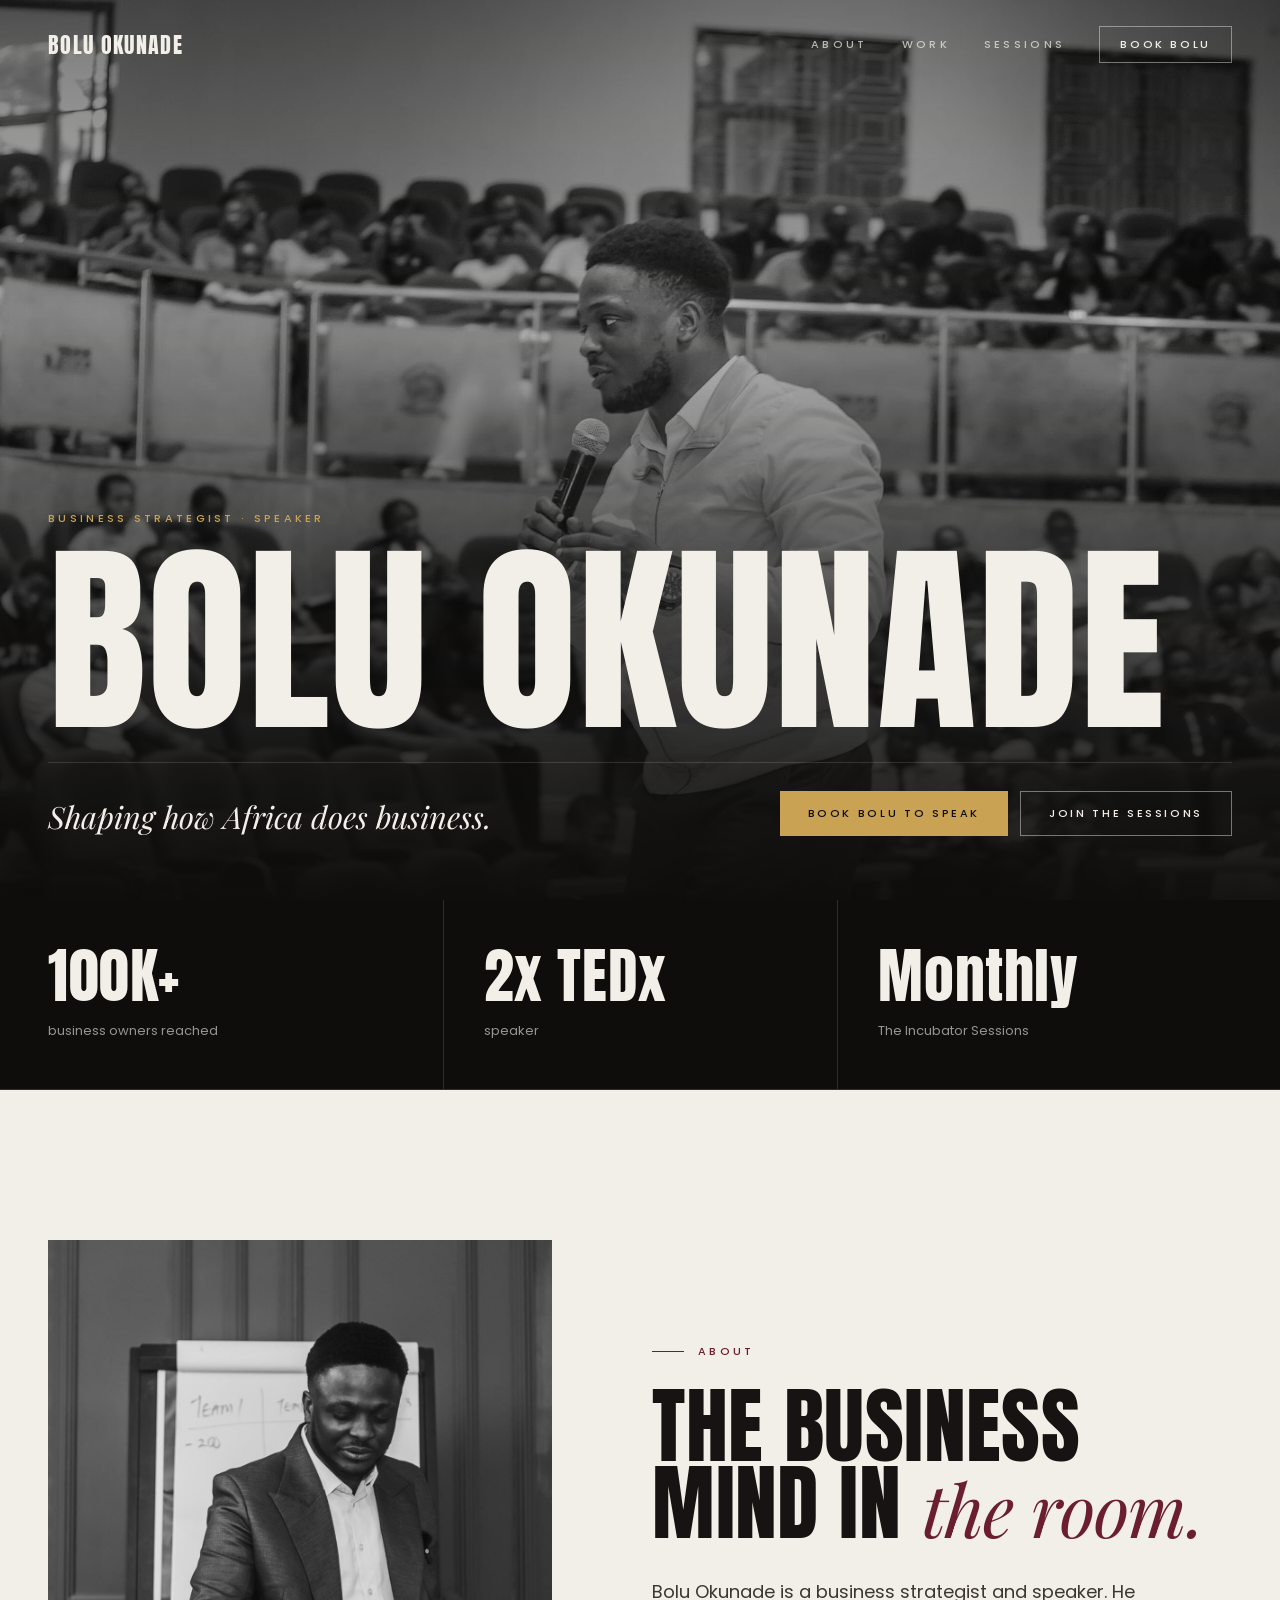
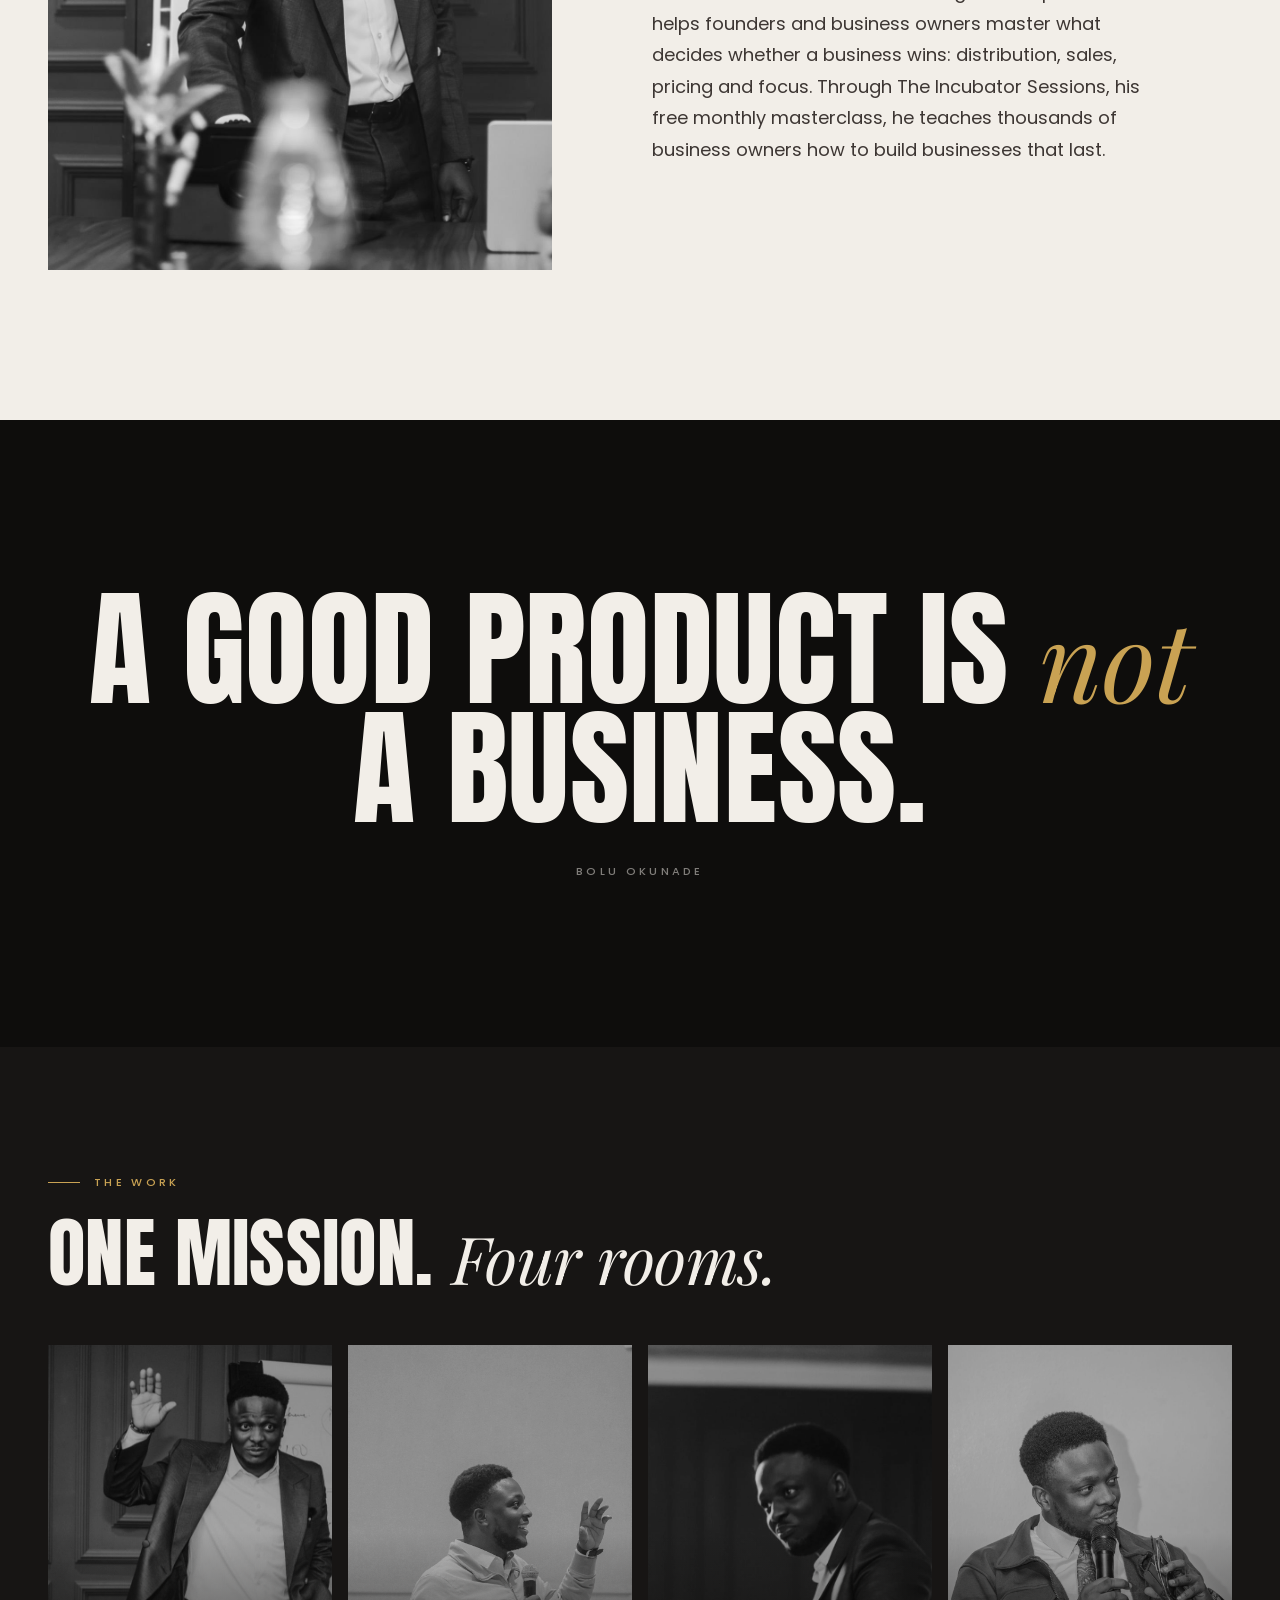
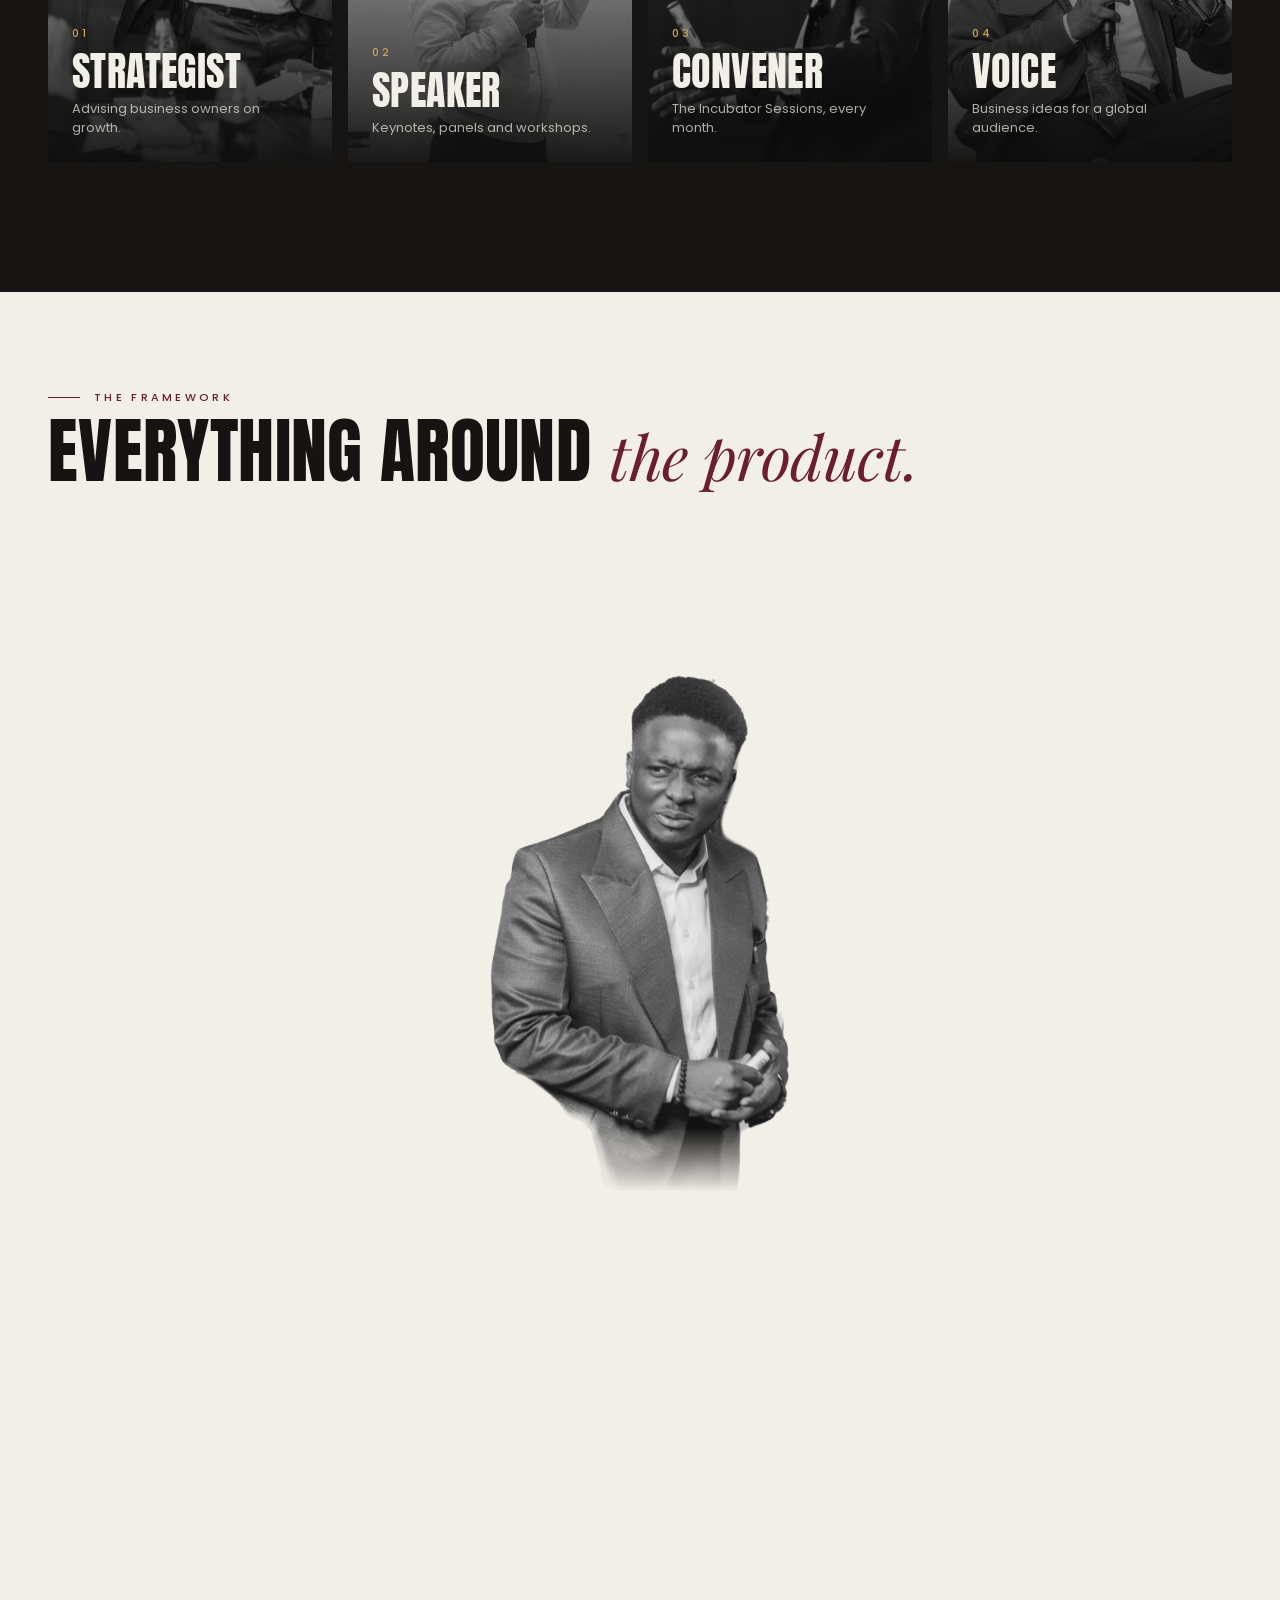
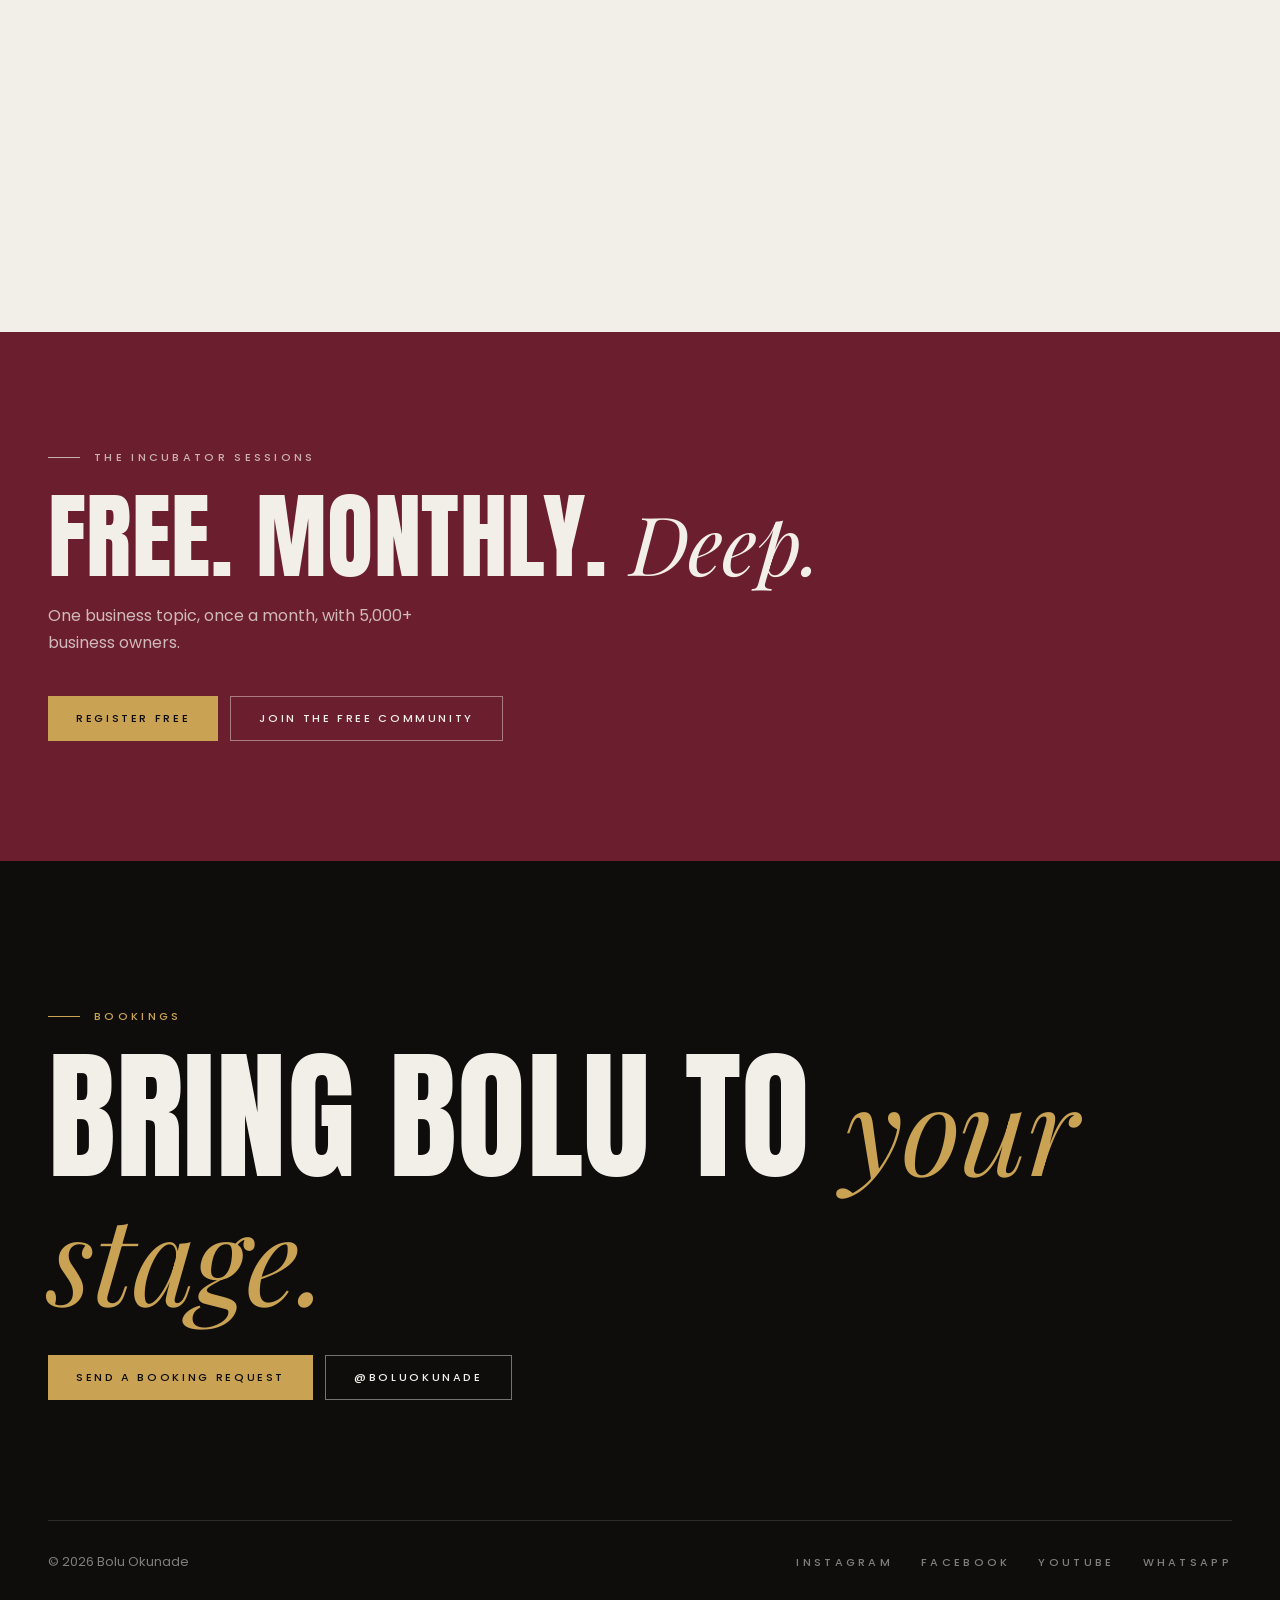
<file: index.html>
<!doctype html>
<html lang="en">
<head>
<meta charset="utf-8">
<meta name="viewport" content="width=device-width, initial-scale=1">
<title>Bolu Okunade | Business Strategist &amp; Keynote Speaker</title>
<meta name="description" content="Bolu Okunade is a business strategist, 2x TEDx speaker and convener of The Incubator Sessions, reaching 100,000+ business owners. Book Bolu to speak at your event.">
<meta name="author" content="Bolu Okunade">
<meta name="robots" content="index, follow, max-image-preview:large">
<link rel="canonical" href="https://boluokunade.com/">
<meta property="og:type" content="profile">
<meta property="og:site_name" content="Bolu Okunade">
<meta property="og:locale" content="en_US">
<meta property="og:url" content="https://boluokunade.com/">
<meta property="og:title" content="Bolu Okunade | Business Strategist &amp; Keynote Speaker">
<meta property="og:description" content="Shaping how Africa does business. 2x TEDx speaker. 100K+ business owners reached.">
<meta property="og:image" content="https://boluokunade.com/img/og.jpg">
<meta property="og:image:width" content="1200">
<meta property="og:image:height" content="630">
<meta property="og:image:alt" content="Bolu Okunade, business strategist and speaker">
<meta property="profile:first_name" content="Bolu">
<meta property="profile:last_name" content="Okunade">
<meta name="twitter:card" content="summary_large_image">
<meta name="twitter:title" content="Bolu Okunade | Business Strategist &amp; Keynote Speaker">
<meta name="twitter:description" content="Shaping how Africa does business. 2x TEDx speaker. 100K+ business owners reached.">
<meta name="twitter:image" content="https://boluokunade.com/img/og.jpg">
<link rel="preload" as="image" href="img/hero-stage.jpg" fetchpriority="high">
<meta name="theme-color" content="#0E0D0C">
<link rel="icon" href="img/mark-dark.svg" type="image/svg+xml">
<link rel="apple-touch-icon" href="img/apple-touch-icon.png">
<link rel="preconnect" href="https://fonts.googleapis.com">
<link rel="preconnect" href="https://fonts.gstatic.com" crossorigin>
<link href="https://fonts.googleapis.com/css2?family=Anton&family=Playfair+Display:ital,wght@0,400;0,500;1,400;1,500&family=Poppins:wght@300;400;500;600;700&display=swap" rel="stylesheet">
<script type="application/ld+json">
{"@context":"https://schema.org","@graph":[
 {"@type":"Person","@id":"https://boluokunade.com/#bolu","name":"Bolu Okunade","url":"https://boluokunade.com/",
  "image":"https://boluokunade.com/img/bw-standing-smile.jpg","jobTitle":"Business Strategist and Keynote Speaker",
  "description":"Business strategist and 2x TEDx speaker shaping how Africa does business. Convener of The Incubator Sessions.",
  "knowsAbout":["Business strategy","Distribution","Sales","Pricing","Marketing","Entrepreneurship","Small business growth"],
  "sameAs":["https://www.instagram.com/boluokunade/","https://www.facebook.com/theboluokunade","https://www.youtube.com/@boluokunade"]},
 {"@type":"WebSite","@id":"https://boluokunade.com/#site","url":"https://boluokunade.com/","name":"Bolu Okunade","publisher":{"@id":"https://boluokunade.com/#bolu"},"inLanguage":"en"},
 {"@type":"EducationalOrganization","@id":"https://boluokunade.com/incubator-sessions/#org","name":"The Incubator Sessions","url":"https://boluokunade.com/incubator-sessions/",
  "description":"Free monthly live business sessions with Bolu Okunade for founders and business owners.","founder":{"@id":"https://boluokunade.com/#bolu"}},
 {"@type":"ProfilePage","url":"https://boluokunade.com/","name":"Bolu Okunade | Business Strategist & Keynote Speaker","mainEntity":{"@id":"https://boluokunade.com/#bolu"},"isPartOf":{"@id":"https://boluokunade.com/#site"}}
]}
</script>
<style>
:root{
  --black:#0E0D0C; --char:#171514; --cream:#F2EEE8; --ink:#161312; --muted:#7A726C;
  --ox:#6B1E2E; --gold:#C9A253; --line-d:rgba(242,238,232,.14); --line-l:rgba(22,19,18,.14);
  --serif:"Playfair Display",Georgia,serif; --sans:Poppins,system-ui,sans-serif; --power:Anton,Impact,sans-serif;
}
*{box-sizing:border-box;margin:0;padding:0}
body{background:var(--black);color:var(--cream);font:400 16px/1.7 var(--sans);-webkit-font-smoothing:antialiased;overflow-x:hidden}
img{display:block;max-width:100%;filter:grayscale(1)}
a{color:inherit;text-decoration:none}
.wrap{max-width:1280px;margin:0 auto;padding:0 48px}
em{font-family:var(--serif);font-style:italic;font-weight:400;text-transform:none}
.caps{font:500 11px/1 var(--sans);letter-spacing:.3em;text-transform:uppercase}
.display{font-family:var(--power);font-weight:400;text-transform:uppercase;line-height:.92;letter-spacing:.005em}
.display em{font-family:var(--serif);font-weight:400;letter-spacing:-.01em;font-size:.86em}
.btn{display:inline-flex;align-items:center;gap:12px;padding:16px 28px;font:500 11px/1 var(--sans);letter-spacing:.24em;text-transform:uppercase;transition:background .25s,color .25s,border-color .25s}
.btn-gold{background:var(--gold);color:var(--black)}
.btn-gold:hover{background:var(--cream)}
.btn-line{border:1px solid rgba(242,238,232,.45)}
.btn-line:hover{border-color:var(--cream);background:rgba(242,238,232,.06)}
.btn-ink{background:var(--ink);color:var(--cream)}
.btn-ink:hover{background:var(--ox)}
.rv{opacity:0;transform:translateY(24px);transition:opacity 1s,transform 1s cubic-bezier(.2,.7,.1,1)}
.rv.in{opacity:1;transform:none}
.label{display:flex;align-items:center;gap:14px;color:var(--gold);margin-bottom:30px}
.label::before{content:"";width:32px;height:1px;background:currentColor}

/* nav */
nav{position:fixed;inset:0 0 auto;z-index:50;padding:26px 0;transition:background .3s,padding .3s}
nav.solid{background:rgba(14,13,12,.9);backdrop-filter:blur(12px);padding:14px 0}
nav .wrap{display:flex;justify-content:space-between;align-items:center;gap:24px}
.wm{font:400 22px/1 var(--power);letter-spacing:.06em;text-transform:uppercase}
nav .links{display:flex;align-items:center;gap:34px}
nav .links a:not(.btn){opacity:.7;transition:opacity .2s}
nav .links a:not(.btn):hover{opacity:1}
nav .btn{padding:12px 20px}

/* hero */
.hero{position:relative;height:100vh;height:100svh;min-height:600px;overflow:hidden;display:flex;align-items:flex-end}
.hero-bg{position:absolute;inset:0;background:url(img/hero-stage.jpg) 47% 30%/cover no-repeat;filter:grayscale(1) contrast(1.08) brightness(.82);transform:scale(1.06);animation:settle 2.4s cubic-bezier(.2,.7,.1,1) forwards}
@keyframes settle{to{transform:scale(1)}}
.hero::after{content:"";position:absolute;inset:0;background:linear-gradient(0deg,rgba(14,13,12,.96) 0%,rgba(14,13,12,.55) 38%,rgba(14,13,12,.1) 65%,rgba(14,13,12,.45) 100%)}
.hero .wrap{position:relative;z-index:2;width:100%;padding-bottom:64px}
.hero .caps{color:var(--gold);margin-bottom:22px;opacity:0;animation:fade 1s .3s forwards}
.hero h1{font-size:clamp(84px,16vw,250px);opacity:0;animation:fade 1.2s .1s forwards}
.hero-row{display:flex;justify-content:space-between;align-items:flex-end;gap:40px;margin-top:28px;padding-top:28px;border-top:1px solid var(--line-d);opacity:0;animation:fade 1s .6s forwards}
.hero-row p{font:italic 400 clamp(24px,2.4vw,34px)/1.2 var(--serif)}
.hero-row .ctas{display:flex;gap:12px;flex-wrap:wrap}
@keyframes fade{to{opacity:1}}

/* proof */
.proof{border-bottom:1px solid var(--line-d)}
.proof .wrap{display:grid;grid-template-columns:repeat(3,1fr)}
.proof .wrap>div{padding:46px 0 46px 40px;border-left:1px solid var(--line-d)}
.proof .wrap>div:first-child{border-left:0;padding-left:0}
.proof b{display:block;font:400 60px/1 var(--power);letter-spacing:.01em;margin-bottom:10px}
.proof span{font-size:13px;color:rgba(242,238,232,.6)}

/* about */
section{padding:150px 0}
.about{background:var(--cream);color:var(--ink)}
.about .wrap{display:grid;grid-template-columns:1fr 1.15fr;gap:100px;align-items:center}
.about img{width:100%;aspect-ratio:4/5;object-fit:cover}
.about .label{color:var(--ox)}
.about h2{font-size:clamp(56px,6.6vw,104px);margin-bottom:34px}
.about h2 em{color:var(--ox)}
.about p{font-size:18px;line-height:1.75;color:#3d3633;max-width:500px}

/* statement */
.statement{background:var(--black);text-align:center;padding:170px 0}
.statement blockquote{font-size:clamp(60px,10vw,168px);max-width:1150px;margin:0 auto}
.statement blockquote em{color:var(--gold)}
.statement cite{display:block;margin-top:40px;font-style:normal;color:rgba(242,238,232,.5)}

/* roles */
.roles{background:var(--char);padding:130px 0}
.roles-head{display:flex;justify-content:space-between;align-items:flex-end;gap:30px;margin-bottom:56px}
.roles-head h2{font-size:clamp(52px,6vw,96px)}
.grid4{display:grid;grid-template-columns:repeat(4,1fr);gap:16px}
.role{position:relative;aspect-ratio:3/4.4;overflow:hidden;display:block}
.role img{width:100%;height:100%;object-fit:cover;transition:transform 1.2s cubic-bezier(.2,.7,.1,1),filter .6s;filter:grayscale(1) brightness(.75)}
.role:hover img{transform:scale(1.05);filter:grayscale(1) brightness(.9)}
.role::after{content:"";position:absolute;inset:0;background:linear-gradient(0deg,rgba(14,13,12,.9),rgba(14,13,12,0) 55%)}
.role div{position:absolute;left:24px;right:24px;bottom:24px;z-index:2}
.role .caps{color:var(--gold);margin-bottom:12px;display:block}
.role h3{font:400 40px/1 var(--power);letter-spacing:.01em;text-transform:uppercase;margin-bottom:8px}
.role p{font-size:13px;line-height:1.5;color:rgba(242,238,232,.7)}

/* framework (sticky scroll) */
.anat{height:360vh;position:relative;padding:0;background:var(--cream);color:var(--ink)}
.anat-stage{position:sticky;top:0;height:100vh;height:100svh;overflow:hidden}
.anat-head{position:absolute;left:0;right:0;top:100px;z-index:3}
.anat-head .label{color:var(--ox);margin-bottom:16px}
.anat-head h2{font-size:clamp(44px,min(5.6vw,10vh),92px)}
.anat-head h2 em{color:var(--ox)}
.anat-fig{position:absolute;left:50%;bottom:0;height:62%;transform:translateX(-50%);transform-origin:50% 100%;z-index:2}
.anat-fig img{height:100%;width:auto}
.anat-svg{position:absolute;inset:0;width:100%;height:100%;z-index:3;pointer-events:none}
.anat-svg path{fill:none;stroke:var(--ink);stroke-width:1;opacity:.6}
.anat-svg circle{fill:var(--ox);transition:opacity .3s}
.lbl{position:absolute;z-index:4;width:200px;opacity:0;transform:translateY(12px);transition:opacity .5s,transform .5s}
.lbl.on{opacity:1;transform:none}
.lbl b{display:block;font:italic 400 26px/1 var(--serif);padding-bottom:8px;border-bottom:1px solid var(--ink)}
.lbl.r{text-align:right}

/* sessions */
.sessions{background:var(--ox);padding:120px 0}
.sessions .wrap{display:flex;justify-content:space-between;align-items:flex-end;gap:40px;flex-wrap:wrap}
.sessions .label{color:rgba(242,238,232,.7)}
.sessions h2{font-size:clamp(56px,7.4vw,120px)}
.sessions p{margin-top:22px;color:rgba(242,238,232,.75);max-width:420px}
.sessions .btn-gold:hover{background:var(--black);color:var(--cream)}

/* footer */
footer{background:var(--black);padding:150px 0 40px}
footer h2{font-size:clamp(64px,11vw,190px);margin-bottom:44px}
footer h2 em{color:var(--gold)}
.ctas{display:flex;gap:12px;flex-wrap:wrap}
.foot-bot{display:flex;justify-content:space-between;align-items:center;gap:20px;flex-wrap:wrap;margin-top:120px;padding-top:30px;border-top:1px solid var(--line-d);font-size:13px;color:rgba(242,238,232,.5)}
.socials{display:flex;gap:28px}
.socials a:hover{color:var(--cream)}

@media (prefers-reduced-motion:reduce){
  .rv,.lbl{opacity:1;transform:none;transition:none}
  .hero-bg,.hero .caps,.hero h1,.hero-row{animation:none;opacity:1;transform:none}
}
@media (max-width:980px){
  nav .links a:not(.btn){display:none}
  .hero-row{flex-direction:column;align-items:flex-start}
  .about .wrap{grid-template-columns:1fr;gap:56px}
  .about img{max-width:480px}
  .grid4{grid-template-columns:1fr 1fr}
  .roles-head{flex-direction:column;align-items:flex-start}
}
@media (max-width:640px){
  .wrap{padding:0 16px}
  section{padding:100px 0}
  .wm{font-size:21px}
  nav .btn{padding:10px 14px;font-size:10px}
  .hero-bg{background-position:46% 30%}
  .hero .wrap{padding-bottom:40px}
  .hero h1{font-size:25vw}
  .hero-row .ctas{width:100%;flex-direction:column}
  .hero-row .btn{justify-content:center}
  .proof .wrap{grid-template-columns:1fr}
  .proof .wrap>div{border-left:0;border-top:1px solid var(--line-d);padding:28px 0}
  .proof .wrap>div:first-child{border-top:0}
  .proof b{font-size:48px}
  .statement{padding:110px 0}
  .statement blockquote{font-size:16vw}
  .roles{padding:100px 0}
  .grid4{grid-template-columns:1fr;gap:12px}
  .role{aspect-ratio:4/3.6}
  .anat-head{top:90px}
  .anat-head h2{font-size:11vw}
  .anat-fig{height:50%}
  .lbl{width:30vw}
  .lbl b{font-size:18px;padding-bottom:5px}
  .sessions{padding:96px 0}
  .sessions .ctas{width:100%;flex-direction:column}
  .sessions .btn{width:100%;justify-content:center}
  footer{padding:110px 0 36px}
  footer h2{font-size:19vw}
  footer .btn{width:100%;justify-content:center}
  .foot-bot{flex-direction:column;align-items:flex-start;margin-top:80px}
}
</style>
</head>
<body>

<nav id="nav">
  <div class="wrap">
    <a class="wm" href="#top">Bolu Okunade</a>
    <div class="links caps">
      <a href="#about">About</a>
      <a href="#work">Work</a>
      <a href="#sessions">Sessions</a>
      <a class="btn btn-line" href="booking/">Book Bolu</a>
    </div>
  </div>
</nav>

<header class="hero" id="top">
  <div class="hero-bg" role="img" aria-label="Bolu Okunade speaking to a packed auditorium"></div>
  <div class="wrap">
    <div class="caps">Business strategist &middot; Speaker</div>
    <h1 class="display">Bolu Okunade</h1>
    <div class="hero-row">
      <p>Shaping how Africa does business.</p>
      <div class="ctas">
        <a class="btn btn-gold" href="booking/">Book Bolu to speak</a>
        <a class="btn btn-line" href="incubator-sessions/">Join the sessions</a>
      </div>
    </div>
  </div>
</header>

<div class="proof">
  <div class="wrap">
    <div><b>100K+</b><span>business owners reached</span></div>
    <div><b>2x TEDx</b><span>speaker</span></div>
    <div><b>Monthly</b><span>The Incubator Sessions</span></div>
  </div>
</div>

<section class="about" id="about">
  <div class="wrap">
    <img class="rv" src="img/bw-standing-smile.jpg" alt="Portrait of Bolu Okunade, business strategist" loading="lazy">
    <div class="rv">
      <div class="caps label">About</div>
      <h2 class="display">The business mind in <em>the room.</em></h2>
      <p>Bolu Okunade is a business strategist and speaker. He helps founders and business owners master what decides whether a business wins: distribution, sales, pricing and focus. Through The Incubator Sessions, his free monthly masterclass, he teaches thousands of business owners how to build businesses that last.</p>
    </div>
  </div>
</section>

<section class="statement">
  <div class="wrap rv">
    <blockquote class="display">A good product is <em>not</em> a business.</blockquote>
    <cite class="caps">Bolu Okunade</cite>
  </div>
</section>

<section class="roles" id="work">
  <div class="wrap">
    <div class="roles-head rv">
      <div><div class="caps label">The work</div><h2 class="display">One mission. <em>Four rooms.</em></h2></div>
    </div>
    <div class="grid4 rv">
      <a class="role" href="booking/"><img src="img/bw-flipchart-hand-raised.jpg" alt="Bolu Okunade advising business owners at a flipchart" loading="lazy" style="object-position:62% 50%"><div><span class="caps">01</span><h3>Strategist</h3><p>Advising business owners on growth.</p></div></a>
      <a class="role" href="booking/"><img src="img/stage-cream-gesture.jpg" alt="Bolu Okunade giving a keynote on stage" loading="lazy"><div><span class="caps">02</span><h3>Speaker</h3><p>Keynotes, panels and workshops.</p></div></a>
      <a class="role" href="incubator-sessions/"><img src="img/bw-reaching-dramatic.jpg" alt="Bolu Okunade teaching at The Incubator Sessions" loading="lazy" style="object-position:42% 50%"><div><span class="caps">03</span><h3>Convener</h3><p>The Incubator Sessions, every month.</p></div></a>
      <a class="role" href="https://www.instagram.com/boluokunade/" target="_blank" rel="noopener"><img src="img/panel-mic-purple.jpg" alt="Bolu Okunade speaking on a business panel" loading="lazy"><div><span class="caps">04</span><h3>Voice</h3><p>Business ideas for a global audience.</p></div></a>
    </div>
  </div>
</section>

<section class="anat">
  <div class="anat-stage" id="stage">
    <div class="anat-head"><div class="wrap"><div class="caps label">The framework</div><h2 class="display">Everything around <em>the product.</em></h2></div></div>
    <div class="anat-fig" id="fig"><img src="img/cut-portrait-confident-flipchart.webp" alt="Bolu Okunade explaining his business framework"></div>
    <svg class="anat-svg" id="svg"></svg>
    <div class="lbl" data-ax=".50" data-ay=".07"><b>Product</b></div>
    <div class="lbl" data-ax=".30" data-ay=".30"><b>Distribution</b></div>
    <div class="lbl" data-ax=".22" data-ay=".62"><b>Marketing</b></div>
    <div class="lbl r" data-ax=".64" data-ay=".24"><b>Sales</b></div>
    <div class="lbl r" data-ax=".66" data-ay=".50"><b>Pricing</b></div>
    <div class="lbl r" data-ax=".60" data-ay=".80"><b>Focus</b></div>
  </div>
</section>

<section class="sessions" id="sessions">
  <div class="wrap rv">
    <div>
      <div class="caps label">The Incubator Sessions</div>
      <h2 class="display">Free. Monthly. <em>Deep.</em></h2>
      <p>One business topic, once a month, with 5,000+ business owners.</p>
    </div>
    <div class="ctas"><a class="btn btn-gold" href="incubator-sessions/">Register free</a><a class="btn btn-line" href="https://whatsapp.com/channel/0029Va9CuOV9mrGWqWulPM1h" target="_blank" rel="noopener">Join the free community</a></div>
  </div>
</section>

<footer id="contact">
  <div class="wrap">
    <div class="caps label">Bookings</div>
    <h2 class="display">Bring Bolu to <em>your stage.</em></h2>
    <div class="ctas">
      <a class="btn btn-gold" href="booking/">Send a booking request</a>
      <a class="btn btn-line" href="https://www.instagram.com/boluokunade/" target="_blank" rel="noopener">@boluokunade</a>
    </div>
    <div class="foot-bot">
      <span>&copy; <span id="yr">2026</span> Bolu Okunade</span>
      <div class="socials caps">
        <a href="https://www.instagram.com/boluokunade/" target="_blank" rel="noopener">Instagram</a>
        <a href="https://www.facebook.com/theboluokunade" target="_blank" rel="noopener">Facebook</a>
        <a href="https://www.youtube.com/@boluokunade" target="_blank" rel="noopener">YouTube</a>
        <a href="https://whatsapp.com/channel/0029Va9CuOV9mrGWqWulPM1h" target="_blank" rel="noopener">WhatsApp</a>
      </div>
    </div>
  </div>
</footer>

<script>
const reduce = matchMedia('(prefers-reduced-motion: reduce)').matches;
const nav = document.getElementById('nav');
const stage = document.getElementById('stage'), anat = stage.parentElement, fig = document.getElementById('fig'),
  svg = document.getElementById('svg'), lbls = [...stage.querySelectorAll('.lbl')];
let paths = [];
function layout() {
  const W = stage.clientWidth, H = stage.clientHeight, mobile = W < 640;
  svg.setAttribute('viewBox', `0 0 ${W} ${H}`);
  fig.style.transform = 'translateX(-50%)';
  const fr = fig.getBoundingClientRect(), sr = stage.getBoundingClientRect();
  const fx = fr.left - sr.left, fy = fr.top - sr.top, fw = fr.width, fh = fr.height;
  const top = H * .48, bottom = H * .88, pad = mobile ? 16 : Math.max(48, W * .08);
  for (const side of ['left', 'right']) {
    const list = lbls.filter(l => l.classList.contains('r') === (side === 'right'));
    list.forEach((l, i) => { l.style.top = (top + (bottom - top) * i / (list.length - 1) - l.offsetHeight) + 'px'; l.style[side] = pad + 'px'; });
  }
  svg.innerHTML = '';
  paths = lbls.map(l => {
    const isR = l.classList.contains('r'), lr = l.getBoundingClientRect();
    const ly = lr.bottom - sr.top, sx = (isR ? lr.left : lr.right) - sr.left;
    const kx = sx + (isR ? -1 : 1) * (mobile ? 6 : 30);
    const ax = fx + fw * +l.dataset.ax, ay = fy + fh * +l.dataset.ay;
    const p = document.createElementNS('http://www.w3.org/2000/svg', 'path');
    p.setAttribute('d', `M${sx},${ly} L${kx},${ly} L${ax},${ay}`);
    const c = document.createElementNS('http://www.w3.org/2000/svg', 'circle');
    c.setAttribute('cx', ax); c.setAttribute('cy', ay); c.setAttribute('r', 4);
    svg.append(p, c);
    const len = p.getTotalLength();
    p.style.strokeDasharray = len;
    return { p, c, len };
  });
  tick();
}
function tick() {
  nav.classList.toggle('solid', scrollY > 30);
  const r = anat.getBoundingClientRect();
  const p = reduce ? 1 : Math.min(1, Math.max(0, -r.top / (r.height - innerHeight)));
  fig.style.transform = `translateX(-50%) scale(${.95 + .05 * p})`;
  lbls.forEach((l, i) => {
    const t = Math.min(1, Math.max(0, (p - (.05 + i * .13)) / .1));
    l.classList.toggle('on', t > .3);
    if (paths[i]) { paths[i].p.style.strokeDashoffset = paths[i].len * (1 - t); paths[i].c.style.opacity = t >= 1 ? 1 : 0; }
  });
}
addEventListener('scroll', () => requestAnimationFrame(tick), { passive: true });
addEventListener('resize', layout);
const figImg = fig.querySelector('img');
if (figImg.complete) layout(); else figImg.addEventListener('load', layout);
if (document.fonts) document.fonts.ready.then(layout);

const io = new IntersectionObserver(es => es.forEach(e => { if (e.isIntersecting) { e.target.classList.add('in'); io.unobserve(e.target); } }), { threshold: .15 });
document.querySelectorAll('.rv').forEach(el => io.observe(el));
document.getElementById('yr').textContent = new Date().getFullYear();
</script>
</body>
</html>
</file>
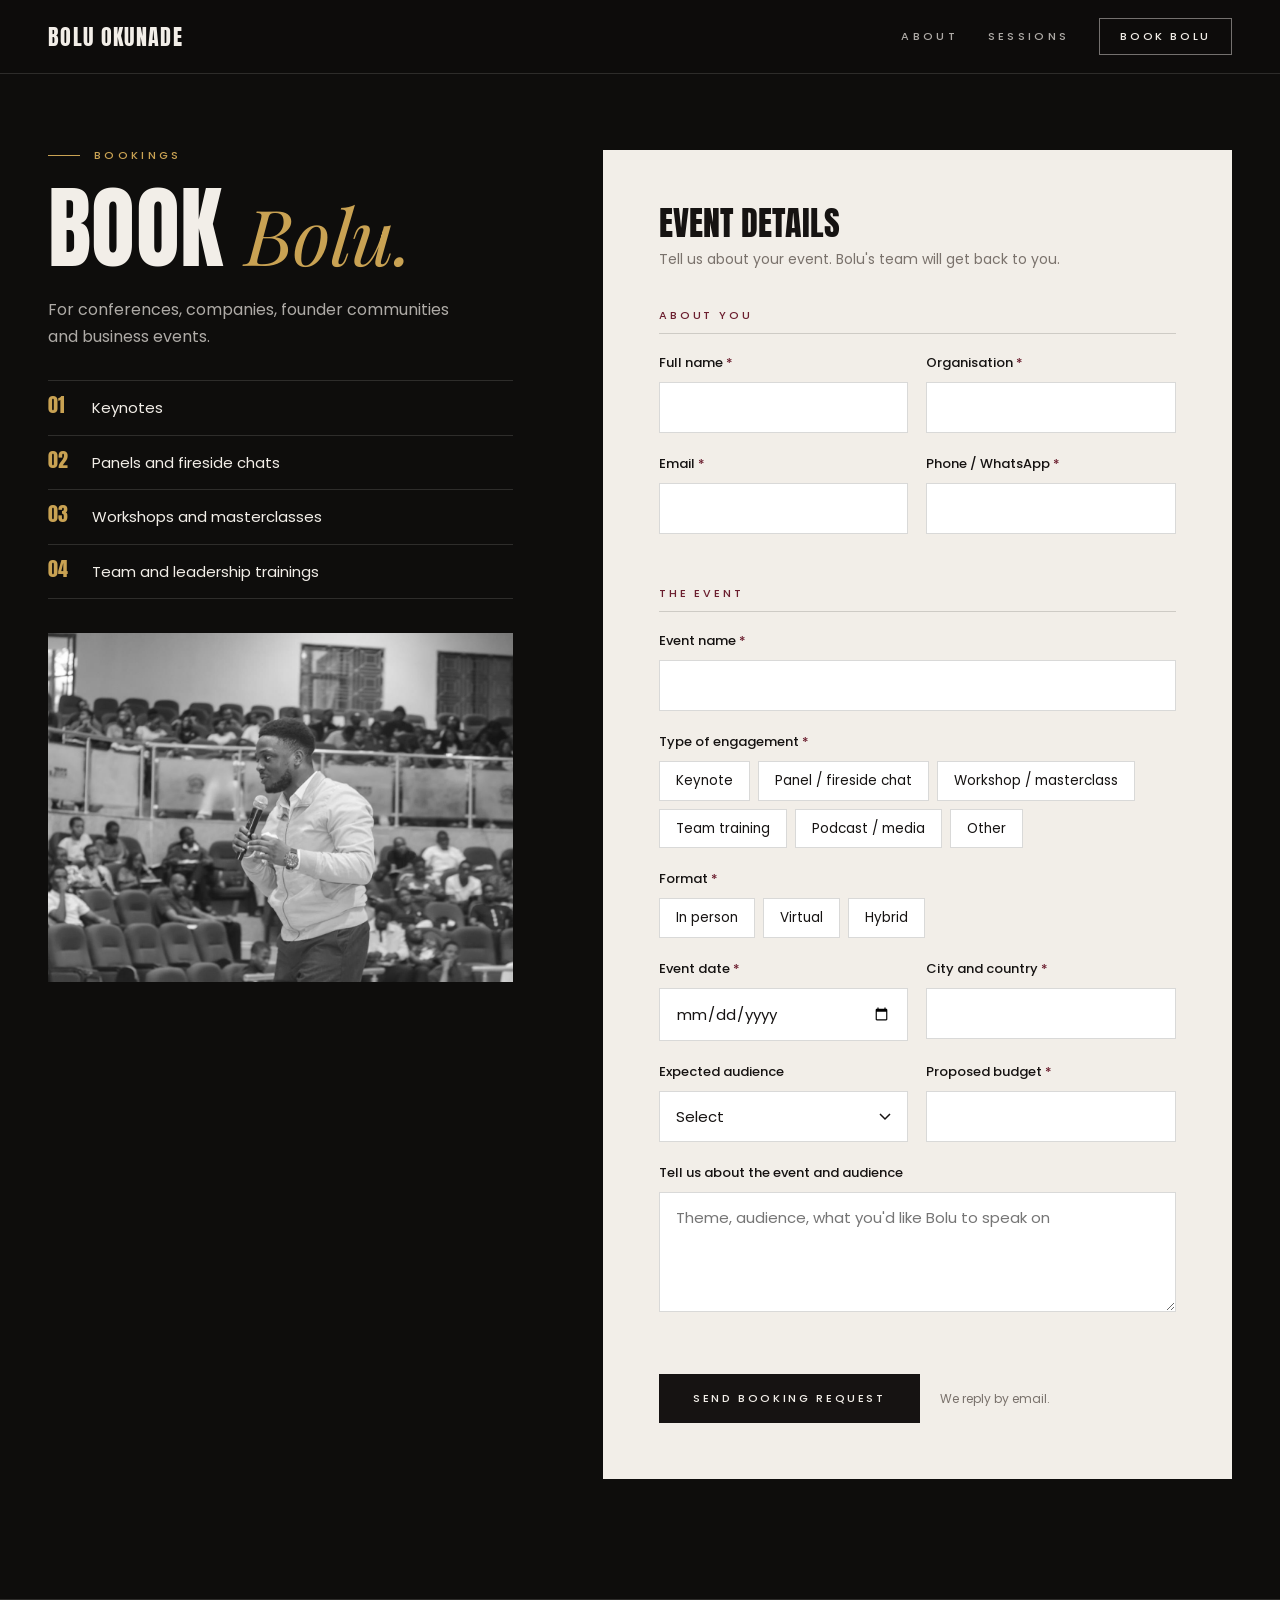
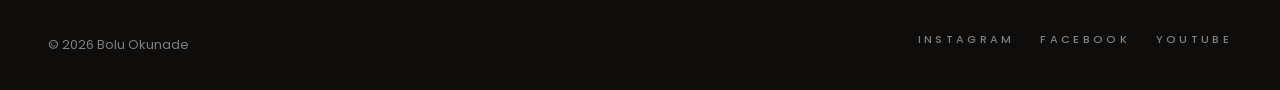
<file: booking/index.html>
<!doctype html>
<html lang="en">
<head>
<meta charset="utf-8">
<meta name="viewport" content="width=device-width, initial-scale=1">
<title>Book Bolu Okunade | Keynote Speaker &amp; Business Strategist</title>
<meta name="description" content="Book Bolu Okunade, business strategist and 2x TEDx speaker, for keynotes, panels, workshops and team trainings at your conference, company or community event.">
<meta property="og:title" content="Book Bolu Okunade">
<meta property="og:description" content="Keynotes, panels, workshops and team trainings.">
<meta property="og:image" content="https://boluokunade.com/img/og.jpg">
<link rel="canonical" href="https://boluokunade.com/booking/">
<meta name="robots" content="index, follow, max-image-preview:large">
<meta property="og:type" content="website">
<meta property="og:site_name" content="Bolu Okunade">
<meta property="og:url" content="https://boluokunade.com/booking/">
<meta name="twitter:card" content="summary_large_image">
<meta name="twitter:title" content="Book Bolu Okunade">
<meta name="twitter:description" content="Keynotes, panels, workshops and team trainings.">
<meta name="twitter:image" content="https://boluokunade.com/img/og.jpg">
<script type="application/ld+json">
{"@context":"https://schema.org","@type":"BreadcrumbList","itemListElement":[{"@type":"ListItem","position":1,"name":"Home","item":"https://boluokunade.com/"},{"@type":"ListItem","position":2,"name":"Book Bolu","item":"https://boluokunade.com/booking/"}]}
</script>
<meta name="theme-color" content="#0E0D0C">
<link rel="icon" href="../img/mark-dark.svg" type="image/svg+xml">
<link rel="preconnect" href="https://fonts.googleapis.com">
<link rel="preconnect" href="https://fonts.gstatic.com" crossorigin>
<link href="https://fonts.googleapis.com/css2?family=Anton&family=Playfair+Display:ital,wght@0,400;1,400&family=Poppins:wght@400;500;600&display=swap" rel="stylesheet">
<link rel="stylesheet" href="../css/site.css">
</head>
<body>

<nav>
  <div class="wrap">
    <a class="wm" href="../">Bolu Okunade</a>
    <div class="links caps">
      <a href="../#about">About</a>
      <a href="../incubator-sessions/">Sessions</a>
      <a class="btn btn-line" href="./">Book Bolu</a>
    </div>
  </div>
</nav>

<main class="page">
  <div class="wrap split">
    <aside class="aside">
      <div class="caps label">Bookings</div>
      <h1 class="display">Book <em>Bolu.</em></h1>
      <p>For conferences, companies, founder communities and business events.</p>
      <ul class="points">
        <li><b>01</b>Keynotes</li>
        <li><b>02</b>Panels and fireside chats</li>
        <li><b>03</b>Workshops and masterclasses</li>
        <li><b>04</b>Team and leadership trainings</li>
      </ul>
      <img src="../img/stage-auditorium-crowd.jpg" alt="Bolu Okunade speaking to a packed auditorium">
    </aside>

    <div>
      <form id="form" novalidate>
        <h2>Event details</h2>
        <p class="sub">Tell us about your event. Bolu's team will get back to you.</p>
        <input class="hp" type="text" name="_honey" aria-label="Leave empty" tabindex="-1" autocomplete="off" aria-hidden="true">

        <fieldset>
          <legend>About you</legend>
          <div class="row">
            <div class="f"><label for="name">Full name <i>*</i></label><input id="name" name="Full name" type="text" autocomplete="name" required></div>
            <div class="f"><label for="org">Organisation <i>*</i></label><input id="org" name="Organisation" type="text" autocomplete="organization" required></div>
          </div>
          <div class="row">
            <div class="f"><label for="email">Email <i>*</i></label><input id="email" name="Email" type="email" autocomplete="email" required></div>
            <div class="f"><label for="phone">Phone / WhatsApp <i>*</i></label><input id="phone" name="Phone / WhatsApp" type="tel" autocomplete="tel" required></div>
          </div>
        </fieldset>

        <fieldset>
          <legend>The event</legend>
          <div class="f"><label for="event">Event name <i>*</i></label><input id="event" name="Event name" type="text" required></div>
          <div class="f">
            <span class="q">Type of engagement <i>*</i></span>
            <div class="pills" data-required="Type of engagement">
              <label><input type="radio" name="Type of engagement" value="Keynote"><span>Keynote</span></label>
              <label><input type="radio" name="Type of engagement" value="Panel / fireside chat"><span>Panel / fireside chat</span></label>
              <label><input type="radio" name="Type of engagement" value="Workshop / masterclass"><span>Workshop / masterclass</span></label>
              <label><input type="radio" name="Type of engagement" value="Team training"><span>Team training</span></label>
              <label><input type="radio" name="Type of engagement" value="Podcast / media"><span>Podcast / media</span></label>
              <label><input type="radio" name="Type of engagement" value="Other"><span>Other</span></label>
            </div>
          </div>
          <div class="f">
            <span class="q">Format <i>*</i></span>
            <div class="pills" data-required="Format">
              <label><input type="radio" name="Format" value="In person"><span>In person</span></label>
              <label><input type="radio" name="Format" value="Virtual"><span>Virtual</span></label>
              <label><input type="radio" name="Format" value="Hybrid"><span>Hybrid</span></label>
            </div>
          </div>
          <div class="row">
            <div class="f"><label for="date">Event date <i>*</i></label><input id="date" name="Event date" type="date" required></div>
            <div class="f"><label for="loc">City and country <i>*</i></label><input id="loc" name="City and country" type="text" required></div>
          </div>
          <div class="row">
            <div class="f"><label for="size">Expected audience</label>
              <select id="size" name="Expected audience"><option value="">Select</option><option>Under 100</option><option>100 – 500</option><option>500 – 1,000</option><option>1,000 – 5,000</option><option>5,000+</option></select></div>
            <div class="f"><label for="budget">Proposed budget <i>*</i></label><input id="budget" name="Proposed budget" type="text" required></div>
          </div>
          <div class="f"><label for="msg">Tell us about the event and audience</label><textarea id="msg" name="Details" placeholder="Theme, audience, what you'd like Bolu to speak on"></textarea></div>
        </fieldset>

        <div class="submit">
          <button class="btn" type="submit" id="send">Send booking request</button>
          <small>We reply by email.</small>
        </div>
        <p class="err" id="err"></p>
      </form>

      <div class="done" id="done" role="status">
        <div class="caps label" style="color:var(--ox)">Request received</div>
        <h2>Thank you. <em>We'll be in touch.</em></h2>
        <p>Your booking request is with Bolu's team. You'll hear back by email.</p>
        <a class="btn" href="../">Back to home</a>
      </div>
    </div>
  </div>
</main>

<footer>
  <div class="wrap">
    <span>&copy; 2026 Bolu Okunade</span>
    <div class="socials caps">
      <a href="https://www.instagram.com/boluokunade/" target="_blank" rel="noopener">Instagram</a>
      <a href="https://www.facebook.com/theboluokunade" target="_blank" rel="noopener">Facebook</a>
      <a href="https://www.youtube.com/@boluokunade" target="_blank" rel="noopener">YouTube</a>
    </div>
  </div>
</footer>

<script>
// Booking requests go to a Google Apps Script ("Website booking emails" in boluokunade.adm@gmail.com's Drive),
// which adds a row to the "Booking requests - boluokunade.com" sheet and emails bolex2009@gmail.com and info@boluokunade.com.
const SCRIPT_URL = 'https://script.google.com/macros/s/AKfycbxy_EHmBUrSCMU8Kr7Dqgx9Bl5hw4Lb_JgFvkrtEoCcEPqjrMsXY6K5Gse7lT5xioHbSg/exec';
const form = document.getElementById('form'), err = document.getElementById('err'), send = document.getElementById('send');

function fail(msg, el) { err.textContent = msg; err.classList.add('on'); if (el) el.scrollIntoView({ block: 'center', behavior: 'smooth' }); }

form.addEventListener('submit', async e => {
  e.preventDefault();
  err.classList.remove('on');
  for (const el of form.querySelectorAll('[required]')) {
    if (!el.value.trim()) return fail('Please fill in: ' + el.closest('.f').querySelector('label').textContent.replace('*', '').trim(), el);
  }
  if (!/^\S+@\S+\.\S+$/.test(form.Email.value)) return fail('Please enter a valid email address.', form.Email);
  for (const group of form.querySelectorAll('[data-required]')) {
    if (!group.querySelector('input:checked')) return fail('Please choose: ' + group.dataset.required, group);
  }
  const data = Object.fromEntries(new FormData(form));
  if (data._honey) return;
  delete data._honey;
  send.disabled = true; send.textContent = 'Sending...';
  try {
    // text/plain keeps this a "simple" request, so the browser skips the CORS preflight Apps Script can't answer.
    const r = await fetch(SCRIPT_URL, { method: 'POST', headers: { 'Content-Type': 'text/plain;charset=utf-8' }, body: JSON.stringify(data) });
    const j = await r.json().catch(() => ({}));
    if (!r.ok || !j.ok) throw new Error(r.status);
    form.style.display = 'none';
    document.getElementById('done').classList.add('on');
    scrollTo({ top: 0, behavior: 'smooth' });
  } catch (x) {
    fail('Something went wrong sending your request. Please try again, or message @boluokunade on Instagram.');
  } finally {
    send.disabled = false; send.textContent = 'Send booking request';
  }
});
</script>
</body>
</html>
</file>
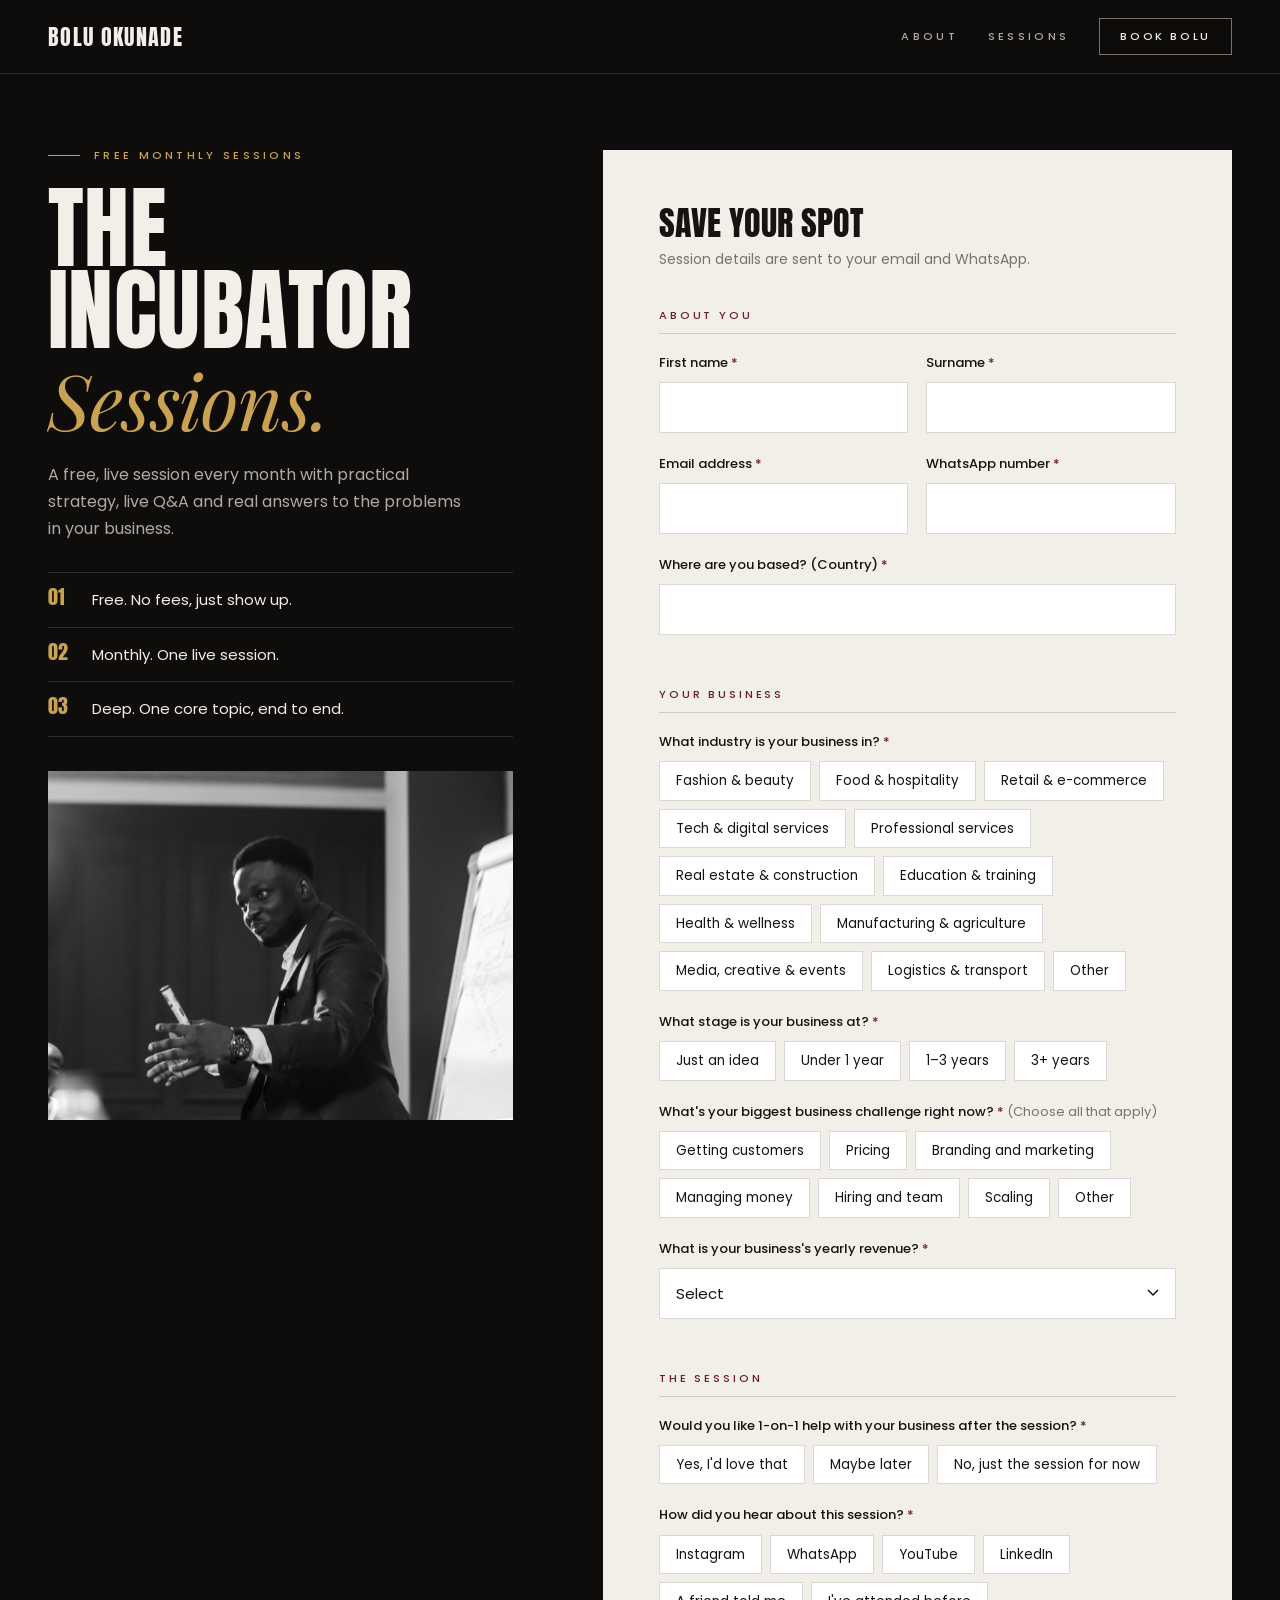
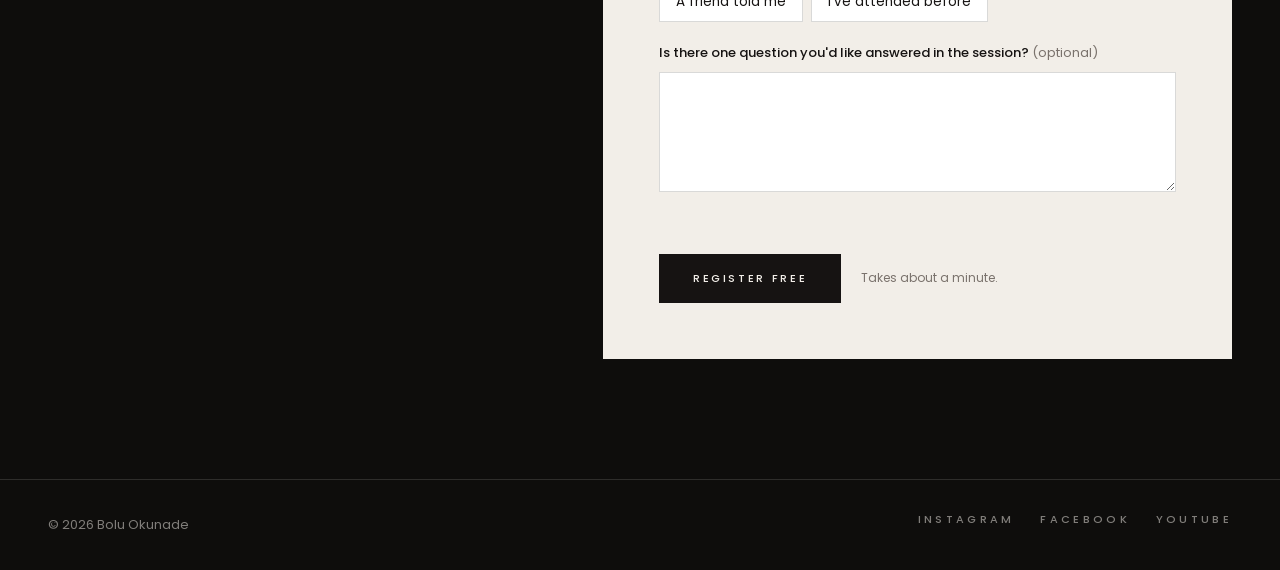
<file: incubator-sessions/index.html>
<!doctype html>
<html lang="en">
<head>
<meta charset="utf-8">
<meta name="viewport" content="width=device-width, initial-scale=1">
<title>The Incubator Sessions | Free Monthly Business Masterclass with Bolu Okunade</title>
<meta name="description" content="Join The Incubator Sessions with Bolu Okunade: a free, live session every month with practical strategy, live Q&A and real answers to your business problems.">
<meta property="og:title" content="The Incubator Sessions with Bolu Okunade">
<meta property="og:description" content="Free. Monthly. Deep. Register to save your spot.">
<meta property="og:image" content="https://boluokunade.com/img/og.jpg">
<link rel="canonical" href="https://boluokunade.com/incubator-sessions/">
<meta name="robots" content="index, follow, max-image-preview:large">
<meta property="og:type" content="website">
<meta property="og:site_name" content="Bolu Okunade">
<meta property="og:url" content="https://boluokunade.com/incubator-sessions/">
<meta name="twitter:card" content="summary_large_image">
<meta name="twitter:title" content="The Incubator Sessions with Bolu Okunade">
<meta name="twitter:description" content="Free. Monthly. Deep. Register to save your spot.">
<meta name="twitter:image" content="https://boluokunade.com/img/og.jpg">
<script type="application/ld+json">
{"@context":"https://schema.org","@type":"BreadcrumbList","itemListElement":[{"@type":"ListItem","position":1,"name":"Home","item":"https://boluokunade.com/"},{"@type":"ListItem","position":2,"name":"The Incubator Sessions","item":"https://boluokunade.com/incubator-sessions/"}]}
</script>
<meta name="theme-color" content="#0E0D0C">
<link rel="icon" href="../img/mark-dark.svg" type="image/svg+xml">
<link rel="preconnect" href="https://fonts.googleapis.com">
<link rel="preconnect" href="https://fonts.gstatic.com" crossorigin>
<link href="https://fonts.googleapis.com/css2?family=Anton&family=Playfair+Display:ital,wght@0,400;1,400&family=Poppins:wght@400;500;600&display=swap" rel="stylesheet">
<link rel="stylesheet" href="../css/site.css">
</head>
<body>

<nav>
  <div class="wrap">
    <a class="wm" href="../">Bolu Okunade</a>
    <div class="links caps">
      <a href="../#about">About</a>
      <a href="./">Sessions</a>
      <a class="btn btn-line" href="../booking/">Book Bolu</a>
    </div>
  </div>
</nav>

<main class="page">
  <div class="wrap split">
    <aside class="aside">
      <div class="caps label">Free monthly sessions</div>
      <h1 class="display">The Incubator <em>Sessions.</em></h1>
      <p>A free, live session every month with practical strategy, live Q&amp;A and real answers to the problems in your business.</p>
      <ul class="points">
        <li><b>01</b>Free. No fees, just show up.</li>
        <li><b>02</b>Monthly. One live session.</li>
        <li><b>03</b>Deep. One core topic, end to end.</li>
      </ul>
      <img src="../img/bw-reaching-dramatic.jpg" alt="Bolu Okunade teaching at The Incubator Sessions" style="object-position:40% 30%">
    </aside>

    <div>
      <form id="form" novalidate>
        <h2>Save your spot</h2>
        <p class="sub">Session details are sent to your email and WhatsApp.</p>
        <div id="fields"></div>
        <div class="submit">
          <button class="btn" type="submit" id="send">Register free</button>
          <small>Takes about a minute.</small>
        </div>
        <p class="err" id="err"></p>
      </form>
    </div>
  </div>
</main>

<footer>
  <div class="wrap">
    <span>&copy; 2026 Bolu Okunade</span>
    <div class="socials caps">
      <a href="https://www.instagram.com/boluokunade/" target="_blank" rel="noopener">Instagram</a>
      <a href="https://www.facebook.com/theboluokunade" target="_blank" rel="noopener">Facebook</a>
      <a href="https://www.youtube.com/@boluokunade" target="_blank" rel="noopener">YouTube</a>
    </div>
  </div>
</footer>

<script>
// Registrations go into the existing Google Form ("The Incubator Monthly Sessions – Registration"),
// so they land in the same responses sheet. Entry ids and option text must match the form exactly.
const GFORM = 'https://docs.google.com/forms/d/e/1FAIpQLSf75w4nUb2RovXMMbfVYmAVI_vKM0FO6lNLsO2v1AJSGL3qzg/formResponse';
const FIELDS = [
  { group: 'About you' },
  { id: 1397425959, q: 'First name', type: 'text', ac: 'given-name', half: true },
  { id: 1658077228, q: 'Surname', type: 'text', ac: 'family-name', half: true },
  { id: 200450978, q: 'Email address', type: 'email', ac: 'email', half: true },
  { id: 1958034202, q: 'WhatsApp number', type: 'tel', ac: 'tel', half: true },
  { id: 75776127, q: 'Where are you based? (Country)', type: 'text', ac: 'country-name' },
  { group: 'Your business' },
  { id: 1120665007, q: 'What industry is your business in?', type: 'radio', other: true, opts: ['Fashion & beauty', 'Food & hospitality', 'Retail & e-commerce', 'Tech & digital services', 'Professional services', 'Real estate & construction', 'Education & training', 'Health & wellness', 'Manufacturing & agriculture', 'Media, creative & events', 'Logistics & transport'] },
  { id: 934933158, q: 'What stage is your business at?', type: 'radio', opts: ['Just an idea', 'Under 1 year', '1–3 years', '3+ years'] },
  { id: 2036958371, q: "What's your biggest business challenge right now?", hint: 'Choose all that apply', type: 'checkbox', other: true, opts: ['Getting customers', 'Pricing', 'Branding and marketing', 'Managing money', 'Hiring and team', 'Scaling'] },
  { id: 1876595353, q: "What is your business's yearly revenue?", type: 'select', opts: ['Not making money yet', 'Under ₦1 million', '₦1m – ₦5m', '₦5m – ₦20m', '₦20m – ₦50m', '₦50m – ₦100m', '₦100m – ₦300m', '₦300m – ₦500m', '₦500m – ₦1 billion', 'Above ₦1 billion'] },
  { group: 'The session' },
  { id: 2001096542, q: 'Would you like 1-on-1 help with your business after the session?', type: 'radio', opts: ["Yes, I'd love that", 'Maybe later', 'No, just the session for now'] },
  { id: 451733326, q: 'How did you hear about this session?', type: 'radio', opts: ['Instagram', 'WhatsApp', 'YouTube', 'LinkedIn', 'A friend told me', "I've attended before"] },
  { id: 1854450617, q: "Is there one question you'd like answered in the session?", type: 'textarea', optional: true }
];

const esc = s => s.replace(/&/g, '&amp;').replace(/"/g, '&quot;').replace(/</g, '&lt;');
let html = '', open = false, pendingHalf = null;
function flushHalf() { if (pendingHalf) { html += `<div class="row">${pendingHalf}</div>`; pendingHalf = null; } }
for (const f of FIELDS) {
  if (f.group) { flushHalf(); if (open) html += '</fieldset>'; html += `<fieldset><legend>${f.group}</legend>`; open = true; continue; }
  const name = 'entry.' + f.id, req = f.optional ? '' : ' <i>*</i>', hint = f.hint ? ` <span style="color:var(--muted);font-weight:400">(${f.hint})</span>` : '';
  let field;
  if (['text', 'email', 'tel'].includes(f.type)) {
    field = `<div class="f"><label for="${name}">${esc(f.q)}${req}</label><input id="${name}" name="${name}" type="${f.type}" autocomplete="${f.ac || 'off'}"${f.optional ? '' : ' required'}></div>`;
  } else if (f.type === 'textarea') {
    field = `<div class="f"><label for="${name}">${esc(f.q)}${f.optional ? ' <span style="color:var(--muted);font-weight:400">(optional)</span>' : req}</label><textarea id="${name}" name="${name}"></textarea></div>`;
  } else if (f.type === 'select') {
    field = `<div class="f"><label for="${name}">${esc(f.q)}${req}</label><select id="${name}" name="${name}" required><option value="">Select</option>${f.opts.map(o => `<option>${esc(o)}</option>`).join('')}</select></div>`;
  } else {
    const t = f.type === 'checkbox' ? 'checkbox' : 'radio';
    const opts = f.opts.map(o => `<label><input type="${t}" name="${name}" value="${esc(o)}"><span>${esc(o)}</span></label>`).join('')
      + (f.other ? `<label><input type="${t}" name="${name}" value="__other_option__" data-other><span>Other</span></label>` : '');
    field = `<div class="f"><span class="q">${esc(f.q)}${req}${hint}</span><div class="pills" data-required="${esc(f.q)}">${opts}</div>`
      + (f.other ? `<input class="other" type="text" name="${name}.other_option_response" placeholder="Please specify">` : '') + '</div>';
  }
  if (f.half) { if (pendingHalf) { html += `<div class="row">${pendingHalf}${field}</div>`; pendingHalf = null; } else pendingHalf = field; }
  else { flushHalf(); html += field; }
}
flushHalf(); if (open) html += '</fieldset>';
document.getElementById('fields').innerHTML = html;

// Show the "Please specify" box when Other is picked.
document.querySelectorAll('.pills').forEach(p => p.addEventListener('change', () => {
  const box = p.parentElement.querySelector('.other');
  if (box) box.classList.toggle('on', !!p.querySelector('[data-other]:checked'));
}));

const form = document.getElementById('form'), err = document.getElementById('err'), send = document.getElementById('send');
function fail(msg, el) { err.textContent = msg; err.classList.add('on'); if (el) el.scrollIntoView({ block: 'center', behavior: 'smooth' }); }

form.addEventListener('submit', async e => {
  e.preventDefault();
  err.classList.remove('on');
  for (const el of form.querySelectorAll('[required]')) {
    if (!el.value.trim()) return fail('Please fill in: ' + el.closest('.f').querySelector('label').textContent.replace('*', '').trim(), el);
  }
  if (!/^\S+@\S+\.\S+$/.test(form.querySelector('[type=email]').value)) return fail('Please enter a valid email address.', form.querySelector('[type=email]'));
  for (const group of form.querySelectorAll('[data-required]')) {
    if (!group.querySelector('input:checked')) return fail('Please answer: ' + group.dataset.required, group);
    const other = group.parentElement.querySelector('.other');
    if (other && group.querySelector('[data-other]:checked') && !other.value.trim()) return fail('Please specify your "Other" answer.', other);
  }
  const body = new URLSearchParams();
  for (const [k, v] of new FormData(form)) if (String(v).trim()) body.append(k, v);
  send.disabled = true; send.textContent = 'Registering...';
  try {
    // Google Forms doesn't allow reading the reply from another site, so this is fire-and-forget.
    await fetch(GFORM, { method: 'POST', mode: 'no-cors', body });
    try { sessionStorage.setItem('incubator_name', form.querySelector('[name="entry.1397425959"]').value.trim()); } catch (_) {}
    location.href = 'next/';
  } catch (x) {
    send.disabled = false; send.textContent = 'Register free';
    fail('Something went wrong. Check your connection and try again.');
  }
});
</script>
</body>
</html>
</file>
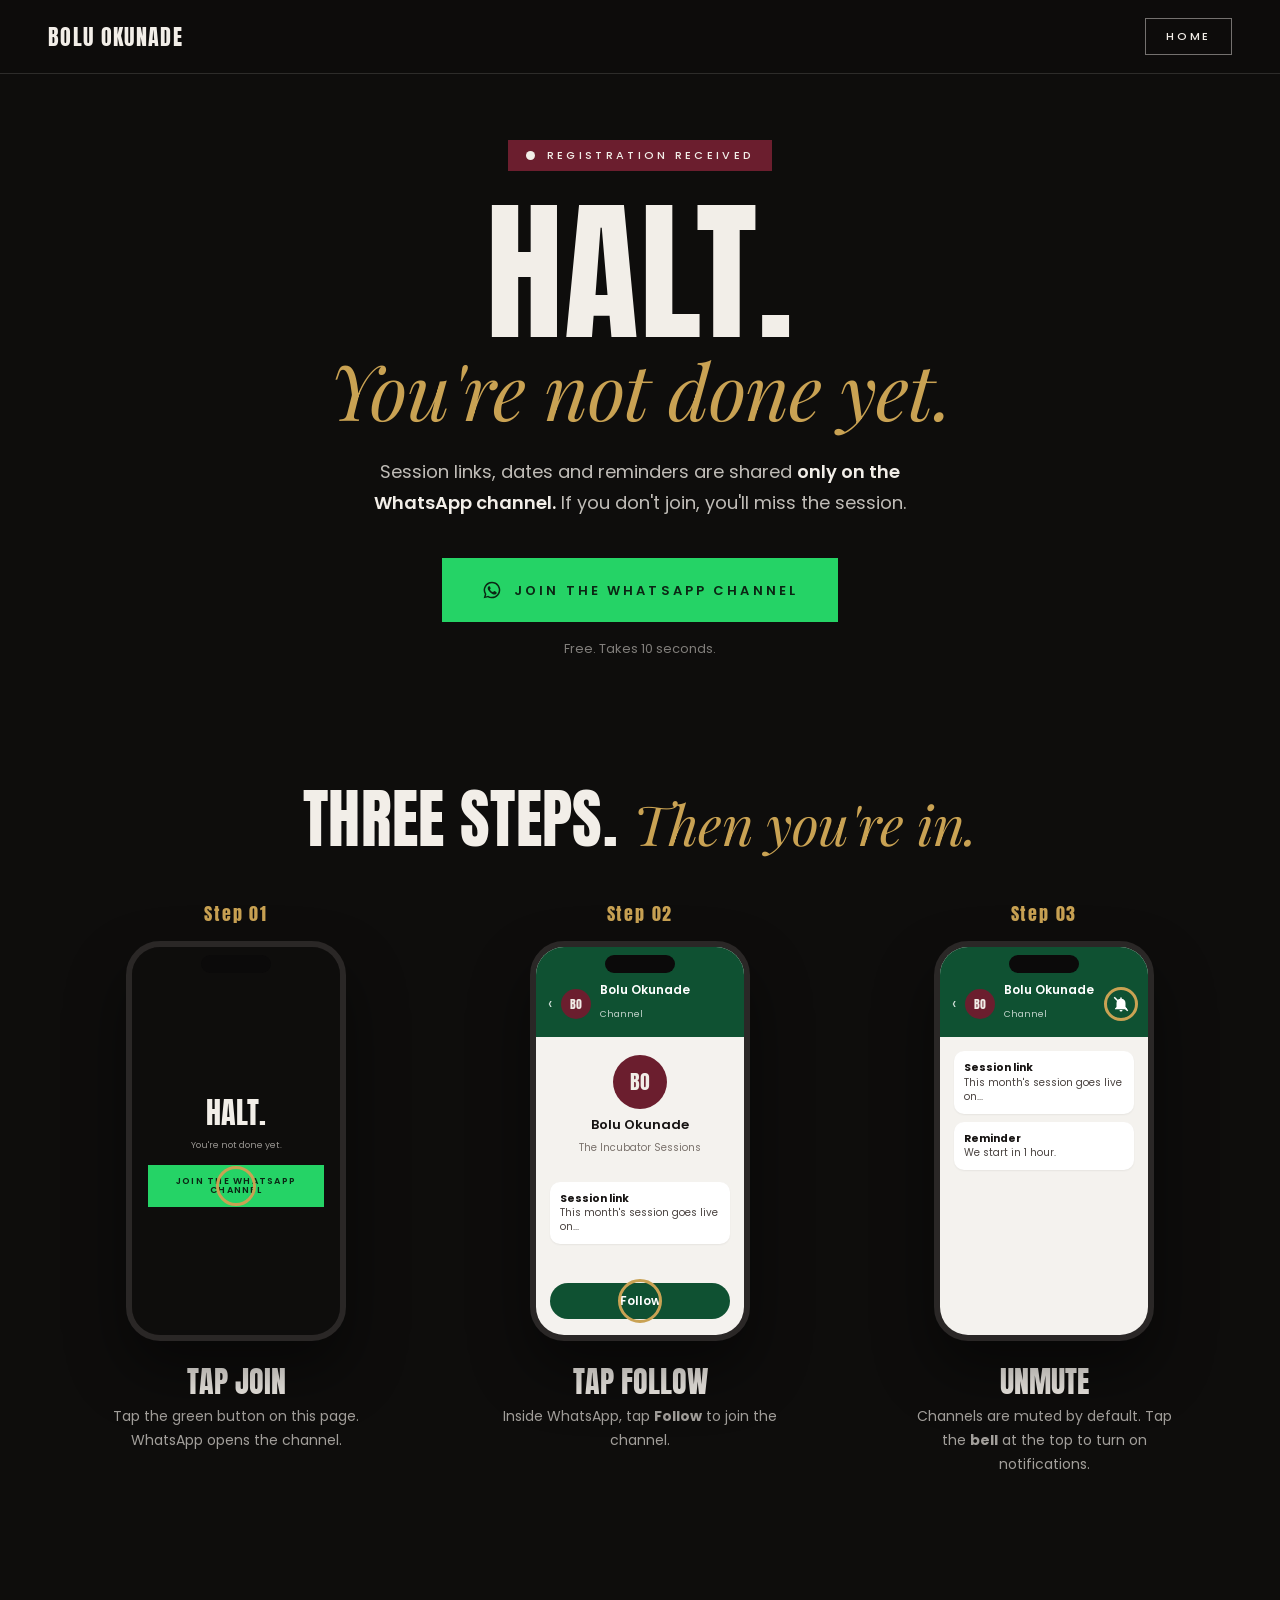
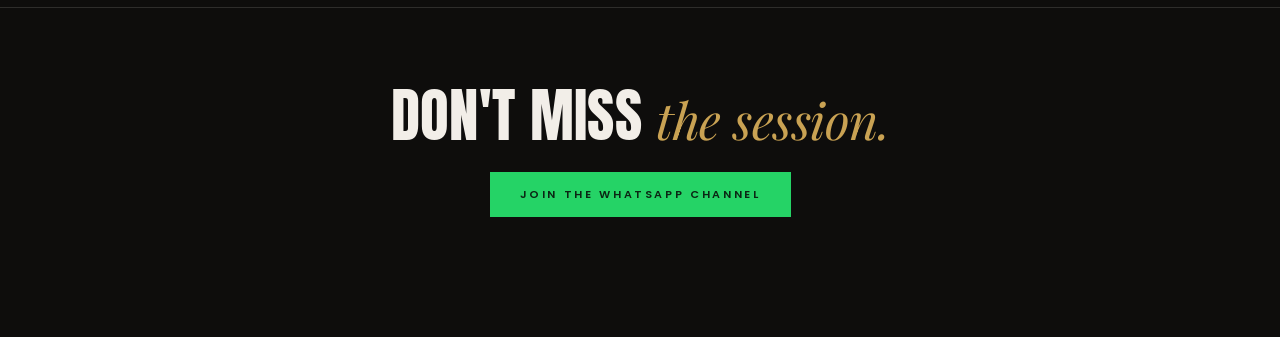
<file: incubator-sessions/next/index.html>
<!doctype html>
<html lang="en">
<head>
<meta charset="utf-8">
<meta name="viewport" content="width=device-width, initial-scale=1">
<title>One more step · The Incubator Sessions</title>
<meta name="robots" content="noindex">
<meta name="theme-color" content="#0E0D0C">
<link rel="icon" href="../../img/mark-dark.svg" type="image/svg+xml">
<link rel="preconnect" href="https://fonts.googleapis.com">
<link rel="preconnect" href="https://fonts.gstatic.com" crossorigin>
<link href="https://fonts.googleapis.com/css2?family=Anton&family=Playfair+Display:ital,wght@0,400;1,400&family=Poppins:wght@400;500;600&display=swap" rel="stylesheet">
<link rel="stylesheet" href="../../css/site.css">
<style>
.halt{padding:140px 0 60px;text-align:center}
.stop{display:inline-flex;align-items:center;gap:12px;background:var(--ox);color:var(--cream);padding:10px 18px;margin-bottom:34px}
.stop i{width:9px;height:9px;border-radius:50%;background:var(--cream);animation:blink 1.1s infinite}
@keyframes blink{50%{opacity:.2}}
.halt h1{font-size:clamp(70px,12vw,200px);line-height:.88}
.halt h1 em{color:var(--gold);display:block;font-size:.5em;margin-top:.2em}
.halt p.lead{max-width:560px;margin:34px auto 40px;font-size:18px;color:rgba(242,238,232,.78)}
.halt p.lead b{color:var(--cream);font-weight:600}
.halt .btn-wa{padding:22px 40px;font-size:13px}
.halt .btn-wa svg{width:20px;height:20px;fill:currentColor}
.sub-note{margin-top:16px;font-size:13px;color:rgba(242,238,232,.5)}

.steps{padding:70px 0 130px}
.steps h2{text-align:center;font-size:clamp(40px,5vw,72px);margin-bottom:56px}
.steps h2 em{color:var(--gold)}
.grid3{display:grid;grid-template-columns:repeat(3,1fr);gap:28px}
.step{text-align:center}
.step .n{font:400 18px/1 var(--power);color:var(--gold);letter-spacing:.1em;margin-bottom:18px;display:block}
.step h3{font:400 30px/1 var(--power);text-transform:uppercase;margin-top:26px;margin-bottom:8px}
.step p{font-size:14px;color:rgba(242,238,232,.65);max-width:280px;margin:0 auto}

/* phone mockups */
.phone{width:220px;height:400px;margin:0 auto;border-radius:34px;background:#1d1b1a;border:6px solid #2a2726;position:relative;overflow:hidden;box-shadow:0 30px 60px rgba(0,0,0,.45)}
.phone::before{content:"";position:absolute;top:8px;left:50%;transform:translateX(-50%);width:70px;height:18px;border-radius:12px;background:#0b0a0a;z-index:3}
.scr{position:absolute;inset:0;background:#f4f2ee;color:#161312;display:flex;flex-direction:column;text-align:left}
.channel-head,.page-mock{text-align:center}
.bar{background:#0f5132;color:#fff;padding:36px 12px 12px;display:flex;align-items:center;gap:9px}
.bar .back{font-size:16px;opacity:.8}
.av{width:30px;height:30px;border-radius:50%;background:var(--ox);display:grid;place-items:center;font:400 12px/1 var(--power);color:var(--cream);flex:none}
.bar b{font:600 12px/1.2 var(--sans);display:block}
.bar small{font-size:9px;opacity:.75}
.bar .bell{margin-left:auto;width:30px;height:30px;display:grid;place-items:center;position:relative}
.bar .bell svg{width:18px;height:18px;fill:#fff}
.body{flex:1;padding:14px;display:flex;flex-direction:column;gap:8px}
.msg{background:#fff;border-radius:10px;padding:10px;font-size:10px;line-height:1.4;color:#4a4340;box-shadow:0 1px 2px rgba(0,0,0,.06)}
.msg b{color:#161312;display:block;font-size:10.5px}
.ring{position:absolute;border-radius:50%;border:3px solid var(--gold);animation:pulse 1.6s infinite}
@keyframes pulse{0%{transform:scale(.8);opacity:1}100%{transform:scale(1.5);opacity:0}}
.tap{position:absolute;width:28px;height:28px;border-radius:50%;background:rgba(201,162,83,.45)}
.page-mock{background:var(--black);color:var(--cream);padding:40px 16px 16px;text-align:center;align-items:center;justify-content:center;gap:12px}
.page-mock .t{font:400 30px/.9 var(--power);text-transform:uppercase}
.page-mock .wa{background:var(--wa);color:#0B2614;font:600 9px/1 var(--sans);letter-spacing:.14em;text-transform:uppercase;padding:12px 14px;position:relative;width:100%}
.follow{margin:auto 14px 16px;background:#0f5132;color:#fff;text-align:center;font:600 12px/1 var(--sans);padding:12px;border-radius:22px;position:relative}
.channel-head{text-align:center;padding:18px 14px 8px}
.channel-head .av{width:54px;height:54px;font-size:20px;margin:0 auto 8px}
.channel-head b{font:600 13px/1.2 var(--sans);display:block}
.channel-head small{font-size:10px;color:#7a726c}

.final{border-top:1px solid var(--line-d);padding:80px 0 120px;text-align:center}
.final h2{font-size:clamp(36px,4.6vw,64px);margin-bottom:30px}
.final h2 em{color:var(--gold)}

@media (max-width:900px){
  .grid3{grid-template-columns:1fr;gap:60px}
}
@media (max-width:640px){
  .halt{padding:110px 0 40px}
  .halt h1{font-size:23vw}
  .halt .btn-wa{width:100%}
  .final .btn-wa{width:100%}
}
@media (prefers-reduced-motion:reduce){.ring,.stop i{animation:none}}
</style>
</head>
<body>

<nav>
  <div class="wrap">
    <a class="wm" href="../../">Bolu Okunade</a>
    <div class="links caps">
      <a class="btn btn-line" href="../../">Home</a>
    </div>
  </div>
</nav>

<section class="halt">
  <div class="wrap">
    <div class="stop caps"><i></i>Registration received</div>
    <h1 class="display"><span id="hi">Halt.</span><em>You're not done yet.</em></h1>
    <p class="lead">Session links, dates and reminders are shared <b>only on the WhatsApp channel.</b> If you don't join, you'll miss the session.</p>
    <a class="btn btn-wa" href="https://whatsapp.com/channel/0029Va9CuOV9mrGWqWulPM1h" target="_blank" rel="noopener">
      <svg viewBox="0 0 24 24" aria-hidden="true"><path d="M12 2a10 10 0 00-8.6 15.1L2 22l5-1.3A10 10 0 1012 2zm0 18.2a8.2 8.2 0 01-4.2-1.1l-.3-.2-3 .8.8-2.9-.2-.3A8.2 8.2 0 1112 20.2zm4.5-6.1c-.2-.1-1.5-.7-1.7-.8s-.4-.1-.6.1-.7.8-.8 1-.3.2-.5.1a6.7 6.7 0 01-3.3-2.9c-.3-.4.3-.4.7-1.4.1-.2 0-.3 0-.5l-.8-1.8c-.2-.5-.4-.4-.6-.4h-.5a1 1 0 00-.7.3 3 3 0 00-.9 2.2 5.2 5.2 0 001.1 2.7 11.8 11.8 0 004.5 4c1.7.7 2.3.8 3.2.6a2.7 2.7 0 001.8-1.2 2.2 2.2 0 00.2-1.2c-.1-.2-.3-.2-.5-.3z"/></svg>
      Join the WhatsApp channel
    </a>
    <p class="sub-note">Free. Takes 10 seconds.</p>
  </div>
</section>

<section class="steps">
  <div class="wrap">
    <h2 class="display">Three steps. <em>Then you're in.</em></h2>
    <div class="grid3">
      <div class="step">
        <span class="n">Step 01</span>
        <div class="phone"><div class="scr page-mock">
          <div class="t">Halt.</div>
          <div style="font-size:9px;opacity:.6">You're not done yet.</div>
          <div class="wa">Join the WhatsApp channel<span class="ring" style="width:40px;height:40px;left:calc(50% - 20px);top:calc(50% - 20px)"></span></div>
        </div></div>
        <h3>Tap join</h3>
        <p>Tap the green button on this page. WhatsApp opens the channel.</p>
      </div>
      <div class="step">
        <span class="n">Step 02</span>
        <div class="phone"><div class="scr">
          <div class="bar"><span class="back">&lsaquo;</span><span class="av">BO</span><div><b>Bolu Okunade</b><small>Channel</small></div></div>
          <div class="channel-head"><span class="av">BO</span><b>Bolu Okunade</b><small>The Incubator Sessions</small></div>
          <div class="body"><div class="msg"><b>Session link</b>This month's session goes live on...</div></div>
          <div class="follow">Follow<span class="ring" style="width:44px;height:44px;left:calc(50% - 22px);top:calc(50% - 22px)"></span></div>
        </div></div>
        <h3>Tap follow</h3>
        <p>Inside WhatsApp, tap <b>Follow</b> to join the channel.</p>
      </div>
      <div class="step">
        <span class="n">Step 03</span>
        <div class="phone"><div class="scr">
          <div class="bar"><span class="back">&lsaquo;</span><span class="av">BO</span><div><b>Bolu Okunade</b><small>Channel</small></div>
            <span class="bell"><svg viewBox="0 0 24 24"><path d="M12 22a2 2 0 002-2h-4a2 2 0 002 2zm6-6V11a6 6 0 00-5-5.9V4a1 1 0 00-2 0v1.1A6 6 0 006 11v5l-2 2v1h16v-1z"/><path d="M3 3l18 18" stroke="#fff" stroke-width="2"/></svg><span class="ring" style="width:34px;height:34px;left:-2px;top:-2px"></span></span></div>
          <div class="body">
            <div class="msg"><b>Session link</b>This month's session goes live on...</div>
            <div class="msg"><b>Reminder</b>We start in 1 hour.</div>
          </div>
        </div></div>
        <h3>Unmute</h3>
        <p>Channels are muted by default. Tap the <b>bell</b> at the top to turn on notifications.</p>
      </div>
    </div>
  </div>
</section>

<section class="final">
  <div class="wrap">
    <h2 class="display">Don't miss <em>the session.</em></h2>
    <a class="btn btn-wa" href="https://whatsapp.com/channel/0029Va9CuOV9mrGWqWulPM1h" target="_blank" rel="noopener">Join the WhatsApp channel</a>
  </div>
</section>

<script>
try {
  const n = sessionStorage.getItem('incubator_name');
  if (n) document.getElementById('hi').textContent = 'Halt, ' + n.split(' ')[0] + '.';
} catch (_) {}
</script>
</body>
</html>
</file>
<file: css/site.css>
/* Shared styles for the inner pages (booking, incubator sessions). The homepage keeps its own inline styles. */
:root{
  --black:#0E0D0C; --char:#171514; --cream:#F2EEE8; --ink:#161312; --muted:#7A726C;
  --ox:#6B1E2E; --gold:#C9A253; --wa:#25D366; --line-d:rgba(242,238,232,.14); --line-l:rgba(22,19,18,.16);
  --serif:"Playfair Display",Georgia,serif; --sans:Poppins,system-ui,sans-serif; --power:Anton,Impact,sans-serif;
}
*{box-sizing:border-box;margin:0;padding:0}
body{background:var(--black);color:var(--cream);font:400 16px/1.7 var(--sans);-webkit-font-smoothing:antialiased;overflow-x:hidden}
img{display:block;max-width:100%;filter:grayscale(1)}
a{color:inherit;text-decoration:none}
.wrap{max-width:1280px;margin:0 auto;padding:0 48px}
em{font-family:var(--serif);font-style:italic;font-weight:400;text-transform:none}
.caps{font:500 11px/1 var(--sans);letter-spacing:.3em;text-transform:uppercase}
.display{font-family:var(--power);font-weight:400;text-transform:uppercase;line-height:.92;letter-spacing:.005em}
.display em{font-family:var(--serif);font-size:.86em;letter-spacing:-.01em}
.label{display:flex;align-items:center;gap:14px;color:var(--gold);margin-bottom:26px}
.label::before{content:"";width:32px;height:1px;background:currentColor}
.btn{display:inline-flex;align-items:center;justify-content:center;gap:12px;padding:17px 30px;border:0;cursor:pointer;font:500 11px/1 var(--sans);letter-spacing:.24em;text-transform:uppercase;transition:background .25s,color .25s,border-color .25s,opacity .25s}
.btn-gold{background:var(--gold);color:var(--black)}
.btn-gold:hover{background:var(--cream)}
.btn-line{border:1px solid rgba(242,238,232,.45);background:none;color:var(--cream)}
.btn-line:hover{border-color:var(--cream)}
.btn-wa{background:var(--wa);color:#0B2614;font-weight:600}
.btn-wa:hover{background:#3BE27A}
.btn[disabled]{opacity:.5;cursor:wait}

/* nav */
nav{position:fixed;inset:0 0 auto;z-index:50;padding:18px 0;background:rgba(14,13,12,.9);backdrop-filter:blur(12px);border-bottom:1px solid var(--line-d)}
nav .wrap{display:flex;justify-content:space-between;align-items:center;gap:24px}
.wm{font:400 22px/1 var(--power);letter-spacing:.06em;text-transform:uppercase}
nav .links{display:flex;align-items:center;gap:30px}
nav .links a:not(.btn){opacity:.7}
nav .links a:not(.btn):hover{opacity:1}
nav .btn{padding:12px 20px}

/* page head */
.page{padding:150px 0 120px}
.split{display:grid;grid-template-columns:.85fr 1.15fr;gap:90px;align-items:start}
.aside{position:sticky;top:120px}
.aside h1{font-size:clamp(60px,7vw,112px);margin-bottom:26px}
.aside h1 em{color:var(--gold)}
.aside p{color:rgba(242,238,232,.7);max-width:420px;margin-bottom:30px}
.aside img{width:100%;aspect-ratio:4/3;object-fit:cover;margin-top:10px}
.points{list-style:none;border-top:1px solid var(--line-d);margin-bottom:34px}
.points li{padding:14px 0;border-bottom:1px solid var(--line-d);display:flex;gap:16px;align-items:baseline;font-size:15px}
.points li b{font:400 20px/1 var(--power);color:var(--gold);min-width:28px}

/* form */
form{background:var(--cream);color:var(--ink);padding:56px}
form h2{font:400 34px/1 var(--power);text-transform:uppercase;margin-bottom:8px}
form .sub{color:var(--muted);font-size:14px;margin-bottom:38px}
fieldset{border:0;margin-bottom:34px}
legend{font:500 11px/1 var(--sans);letter-spacing:.26em;text-transform:uppercase;color:var(--ox);margin-bottom:18px;padding-bottom:12px;border-bottom:1px solid var(--line-l);width:100%}
.row{display:grid;grid-template-columns:1fr 1fr;gap:18px}
.f{margin-bottom:20px}
.f>label,.q{display:block;font-size:13px;font-weight:500;margin-bottom:8px}
.f>label i,.q i{color:var(--ox);font-style:normal}
input[type=text],input[type=email],input[type=tel],input[type=date],select,textarea{width:100%;font:400 15px/1.4 var(--sans);color:var(--ink);background:#fff;border:1px solid var(--line-l);border-radius:0;padding:14px 16px;outline:none;transition:border-color .2s,box-shadow .2s;-webkit-appearance:none;appearance:none}
select{background:#fff url("data:image/svg+xml,%3Csvg xmlns='http://www.w3.org/2000/svg' width='12' height='8'%3E%3Cpath d='M1 1l5 5 5-5' stroke='%23161312' fill='none' stroke-width='1.5'/%3E%3C/svg%3E") no-repeat right 16px center;padding-right:40px}
textarea{min-height:120px;resize:vertical}
input:focus,select:focus,textarea:focus{border-color:var(--ink);box-shadow:0 0 0 3px rgba(107,30,46,.12)}
.pills{display:flex;flex-wrap:wrap;gap:8px}
.pills label{position:relative;cursor:pointer}
.pills input{position:absolute;opacity:0;pointer-events:none}
.pills span{display:inline-block;padding:10px 16px;border:1px solid var(--line-l);background:#fff;font-size:13.5px;line-height:1.3;transition:background .15s,color .15s,border-color .15s}
.pills label:hover span{border-color:var(--ink)}
.pills input:checked+span{background:var(--ink);color:var(--cream);border-color:var(--ink)}
.pills input:focus-visible+span{box-shadow:0 0 0 3px rgba(107,30,46,.25)}
.other{margin-top:10px;display:none}
.other.on{display:block}
.hp{position:absolute;left:-9999px}
.submit{display:flex;align-items:center;gap:20px;flex-wrap:wrap;margin-top:10px}
.submit .btn{background:var(--ink);color:var(--cream);padding:19px 34px}
.submit .btn:hover{background:var(--ox)}
.submit small{color:var(--muted);font-size:12px}
.err{color:var(--ox);font-size:13px;margin-top:14px;display:none}
.err.on{display:block}
.done{display:none;background:var(--cream);color:var(--ink);padding:70px 56px;text-align:left}
.done.on{display:block}
.done h2{font:400 clamp(44px,5vw,72px)/.95 var(--power);text-transform:uppercase;margin-bottom:18px}
.done h2 em{color:var(--ox)}
.done p{color:#4a4340;max-width:460px;margin-bottom:28px}
.done .btn{background:var(--ink);color:var(--cream)}

footer{border-top:1px solid var(--line-d);padding:34px 0;font-size:13px;color:rgba(242,238,232,.5)}
footer .wrap{display:flex;justify-content:space-between;gap:20px;flex-wrap:wrap}
footer .socials{display:flex;gap:26px}
footer .socials a:hover{color:var(--cream)}

@media (max-width:980px){
  nav .links a:not(.btn){display:none}
  .split{grid-template-columns:1fr;gap:50px}
  .aside{position:static}
  .aside img{display:none}
}
@media (max-width:640px){
  .wrap{padding:0 16px}
  .wm{font-size:19px}
  nav .btn{padding:10px 14px;font-size:10px}
  .page{padding:110px 0 80px}
  .aside h1{font-size:19vw}
  form,.done{padding:34px 20px;margin:0 -16px}
  .row{grid-template-columns:1fr;gap:0}
  .submit .btn{width:100%}
  footer .wrap{flex-direction:column}
}
</file>
